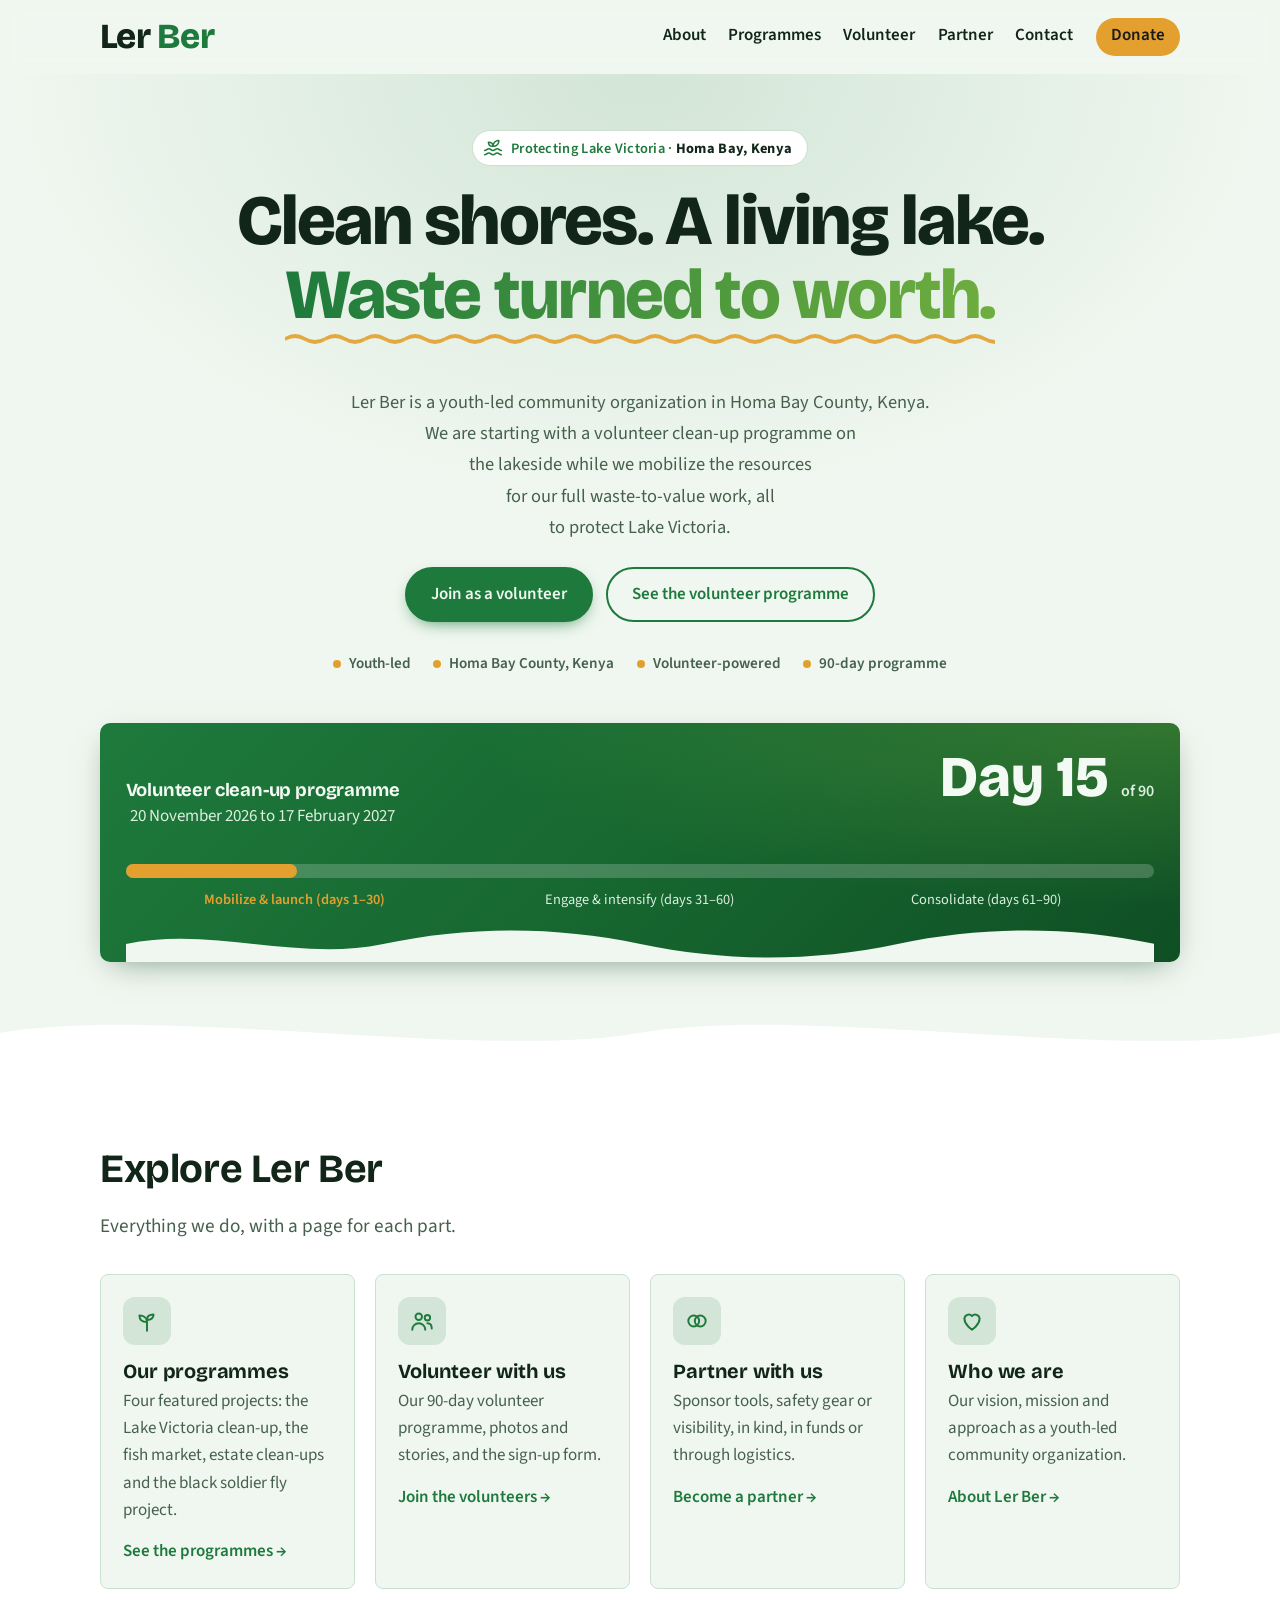
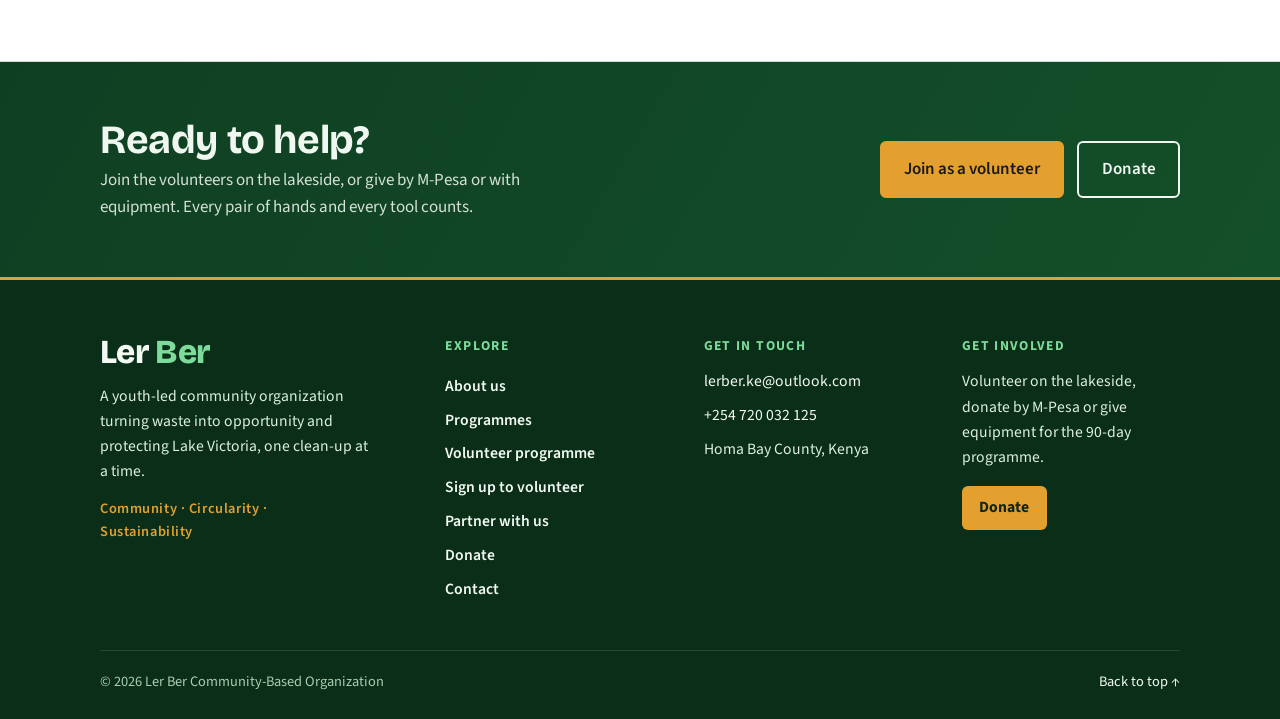
<file: index.html>
<!DOCTYPE html>
<html lang="en">
<head>
<meta charset="utf-8">
<meta name="viewport" content="width=device-width, initial-scale=1, viewport-fit=cover">
<title>Ler Ber – Clean shores, a living lake, waste turned to worth</title>
<meta name="description" content="Ler Ber is a youth-led community organization in Homa Bay, Kenya. Join our 90-day volunteer clean-up programme to protect Lake Victoria.">
<meta name="theme-color" content="#1E7A3C">
<link rel="icon" href="favicon.svg" type="image/svg+xml">
<link rel="apple-touch-icon" href="apple-touch-icon.png">
<link rel="canonical" href="https://ler-ber-site.netlify.app/">
<meta property="og:type" content="website">
<meta property="og:site_name" content="Ler Ber CBO">
<meta property="og:title" content="Ler Ber – Clean shores, a living lake, waste turned to worth">
<meta property="og:description" content="Ler Ber is a youth-led community organization in Homa Bay, Kenya. Join our 90-day volunteer clean-up programme to protect Lake Victoria.">
<meta property="og:url" content="https://ler-ber-site.netlify.app/">
<meta property="og:image" content="https://ler-ber-site.netlify.app/og-image.png">
<meta property="og:image:alt" content="Ler Ber CBO: Clean shores. A living lake. Waste turned to worth.">
<meta name="twitter:card" content="summary_large_image">
<script>document.documentElement.className+=' js'</script>
<link rel="preconnect" href="https://fonts.googleapis.com">
<link rel="preconnect" href="https://fonts.gstatic.com" crossorigin>
<link href="https://fonts.googleapis.com/css2?family=Bricolage+Grotesque:wght@500;700;800&family=Source+Sans+3:wght@400;600&display=swap" rel="stylesheet">
<link rel="stylesheet" href="style.css">
<script type="application/ld+json">
{
  "@context": "https://schema.org",
  "@type": "NGO",
  "name": "Ler Ber Community-Based Organization",
  "alternateName": "Ler Ber CBO",
  "url": "https://ler-ber-site.netlify.app/",
  "logo": "https://ler-ber-site.netlify.app/apple-touch-icon.png",
  "email": "lerber.ke@outlook.com",
  "telephone": "+254720032125",
  "description": "A youth-led community organization in Homa Bay County, Kenya, protecting Lake Victoria through clean-ups, waste recovery and green jobs.",
  "address": {
    "@type": "PostalAddress",
    "addressLocality": "Homa Bay",
    "addressRegion": "Homa Bay County",
    "addressCountry": "KE"
  },
  "areaServed": "Homa Bay County, Kenya"
}
</script>
</head>
<body>
<a class="skip" href="#top">Skip to content</a>

<header>
  <div class="wrap">
    <a class="brand" href="index.html">Ler <span>Ber</span></a>
    <button class="nav-toggle" type="button" aria-expanded="false" aria-controls="nav" aria-label="Open menu"><svg viewBox="0 0 24 24" aria-hidden="true"><path d="M4 7h16M4 12h16M4 17h16"/></svg></button>
    <nav id="nav" aria-label="Main">
      <a href="about.html">About</a>
      <a href="programmes.html">Programmes</a>
      <a href="volunteer.html">Volunteer</a>
      <a href="partner.html">Partner</a>
      <a href="contact.html">Contact</a>
      <a class="nav-donate" href="donate.html">Donate</a>
    </nav>
  </div>
</header>

<main id="top">
<section class="hero">
  <div class="wrap">
    <p class="eyebrow"><svg viewBox="0 0 24 24" aria-hidden="true"><path d="M2 15c2.5 0 2.5-2 5-2s2.5 2 5 2 2.5-2 5-2 2.5 2 5 2"/><path d="M2 20c2.5 0 2.5-2 5-2s2.5 2 5 2 2.5-2 5-2 2.5 2 5 2"/><path d="M12 10C12 6 14.5 3 19 3c0 4.5-3 7-7 7zM12 10c0-3-2-5-5.5-5 0 3.5 2.5 5 5.5 5"/></svg><span class="eb">Protecting Lake Victoria · <span class="places" id="places" aria-hidden="true"><span class="p on">Homa Bay, Kenya</span><span class="p">Sofia</span><span class="p">Makongeni</span><span class="p">Shauri Yako</span><span class="p">Oginga Beach</span></span><span class="sr">Homa Bay, Kenya</span></span></p>
    <h1>Clean shores. A living lake. <span class="hl">Waste turned to worth.</span></h1>
    <p class="lede funnel">
      <span class="ln">Ler Ber is a youth-led community organization in Homa Bay County, Kenya.</span>
      <span class="ln">We are starting with a volunteer clean-up programme on</span>
      <span class="ln">the lakeside while we mobilize the resources</span>
      <span class="ln">for our full waste-to-value work, all</span>
      <span class="ln">to protect Lake Victoria.</span>
    </p>
    <div class="btns">
      <a class="btn primary" href="volunteer.html#volunteer">Join as a volunteer</a>
      <a class="btn ghost" href="volunteer.html#campaign">See the volunteer programme</a>
    </div>
    <ul class="facts" aria-label="At a glance">
      <li>Youth-led</li><li>Homa Bay County, Kenya</li><li>Volunteer-powered</li><li>90-day programme</li>
    </ul>

    <div class="tracker" role="group" aria-labelledby="trk">
      <div class="tr-top">
        <div>
          <h2 id="trk">Volunteer clean-up programme</h2>
          <p class="meta">20 November 2026 to 17 February 2027</p>
        </div>
        <div class="day" aria-live="polite"><span id="dnum">–</span> <small id="dlbl">of 90 days</small></div>
      </div>
      <div class="bar" role="progressbar" aria-valuemin="0" aria-valuemax="90" aria-valuenow="0" id="pbar" aria-label="Programme progress"><div class="fill" id="pfill"></div></div>
      <div class="phases" id="phs">
        <span>Mobilize &amp; launch (days 1–30)</span>
        <span>Engage &amp; intensify (days 31–60)</span>
        <span>Consolidate (days 61–90)</span>
      </div>
      <svg class="wave" viewBox="0 0 1200 36" preserveAspectRatio="none" aria-hidden="true"><path d="M0 18 C100 0 200 36 300 18 S500 0 600 18 S800 36 900 18 S1100 0 1200 18 V36 H0Z"/></svg>
    </div>
  </div>
  <div class="hero-wave" aria-hidden="true">
    <svg viewBox="0 0 2400 120" preserveAspectRatio="none"><path d="M0 60 C150 20 450 100 600 60 C750 20 1050 100 1200 60 C1350 20 1650 100 1800 60 C1950 20 2250 100 2400 60 V120 H0Z"/></svg>
    <svg viewBox="0 0 2400 120" preserveAspectRatio="none"><path d="M0 60 C150 20 450 100 600 60 C750 20 1050 100 1200 60 C1350 20 1650 100 1800 60 C1950 20 2250 100 2400 60 V120 H0Z"/></svg>
  </div>
</section>

<section id="explore" class="alt">
  <div class="wrap">
    <h2>Explore Ler Ber</h2>
    <p class="lede">Everything we do, with a page for each part.</p>
    <div class="grid tease">
      <a class="card tcard" href="programmes.html"><span class="ico" aria-hidden="true"><svg viewBox="0 0 24 24"><path d="M12 21v-8"/><path d="M12 13c0-4-3-6-7-6 0 4 3 6 7 6z"/><path d="M12 11c0-3 2-5 6-5 0 3-2 5-6 5z"/></svg></span><h3>Our programmes</h3><p>Four featured projects: the Lake Victoria clean-up, the fish market, estate clean-ups and the black soldier fly project.</p><span class="more">See the programmes &rarr;</span></a>
      <a class="card tcard" href="volunteer.html"><span class="ico" aria-hidden="true"><svg viewBox="0 0 24 24"><circle cx="9" cy="8" r="3"/><path d="M3 20c0-3.3 2.7-6 6-6s6 2.7 6 6"/><circle cx="17" cy="9" r="2.5"/><path d="M17 14c2.5 0 4 2 4 5"/></svg></span><h3>Volunteer with us</h3><p>Our 90-day volunteer programme, photos and stories, and the sign-up form.</p><span class="more">Join the volunteers &rarr;</span></a>
      <a class="card tcard" href="partner.html"><span class="ico" aria-hidden="true"><svg viewBox="0 0 24 24"><circle cx="9" cy="12" r="5"/><circle cx="15" cy="12" r="5"/></svg></span><h3>Partner with us</h3><p>Sponsor tools, safety gear or visibility, in kind, in funds or through logistics.</p><span class="more">Become a partner &rarr;</span></a>
      <a class="card tcard" href="about.html"><span class="ico" aria-hidden="true"><svg viewBox="0 0 24 24"><path d="M12 20s-7-4.5-7-10a4 4 0 0 1 7-2.5A4 4 0 0 1 19 10c0 5.5-7 10-7 10z"/></svg></span><h3>Who we are</h3><p>Our vision, mission and approach as a youth-led community organization.</p><span class="more">About Ler Ber &rarr;</span></a>
    </div>
  </div>
</section>
<section class="cta-band" aria-labelledby="ctaT">
  <div class="wrap cta-in">
    <div>
      <h2 id="ctaT">Ready to help?</h2>
      <p>Join the volunteers on the lakeside, or give by M-Pesa or with equipment. Every pair of hands and every tool counts.</p>
    </div>
    <div class="btns">
      <a class="btn primary" href="volunteer.html#volunteer">Join as a volunteer</a>
      <a class="btn ghost" href="donate.html">Donate</a>
    </div>
  </div>
</section>
</main>

<footer class="site-foot">
  <div class="wrap foot-grid">
    <div class="foot-about">
      <a class="brand" href="index.html">Ler <span>Ber</span></a>
      <p>A youth-led community organization turning waste into opportunity and protecting Lake Victoria, one clean-up at a time.</p>
      <p class="motto">Community · Circularity · Sustainability</p>
    </div>
    <nav class="foot-col" aria-label="Footer">
      <h2>Explore</h2>
      <ul>
        <li><a href="about.html">About us</a></li>
        <li><a href="programmes.html">Programmes</a></li>
        <li><a href="volunteer.html#campaign">Volunteer programme</a></li>
        <li><a href="volunteer.html#volunteer">Sign up to volunteer</a></li>
        <li><a href="partner.html">Partner with us</a></li>
        <li><a href="donate.html">Donate</a></li>
        <li><a href="contact.html">Contact</a></li>
      </ul>
    </nav>
    <div class="foot-col">
      <h2>Get in touch</h2>
      <ul>
        <li><a href="mailto:lerber.ke@outlook.com">lerber.ke@outlook.com</a></li>
        <li><a href="tel:+254720032125">+254 720 032 125</a></li>
        <li>Homa Bay County, Kenya</li>
      </ul>
    </div>
    <div class="foot-col">
      <h2>Get involved</h2>
      <p>Volunteer on the lakeside, donate by M-Pesa or give equipment for the 90-day programme.</p>
      <a class="foot-cta" href="donate.html">Donate</a>
    </div>
  </div>
  <div class="wrap foot-bottom">
    <p>© <span id="yr">2026</span> Ler Ber Community-Based Organization</p>
    <a href="#top">Back to top ↑</a>
  </div>
</footer>

<script src="script.js" defer></script>
</body>
</html>
</file>
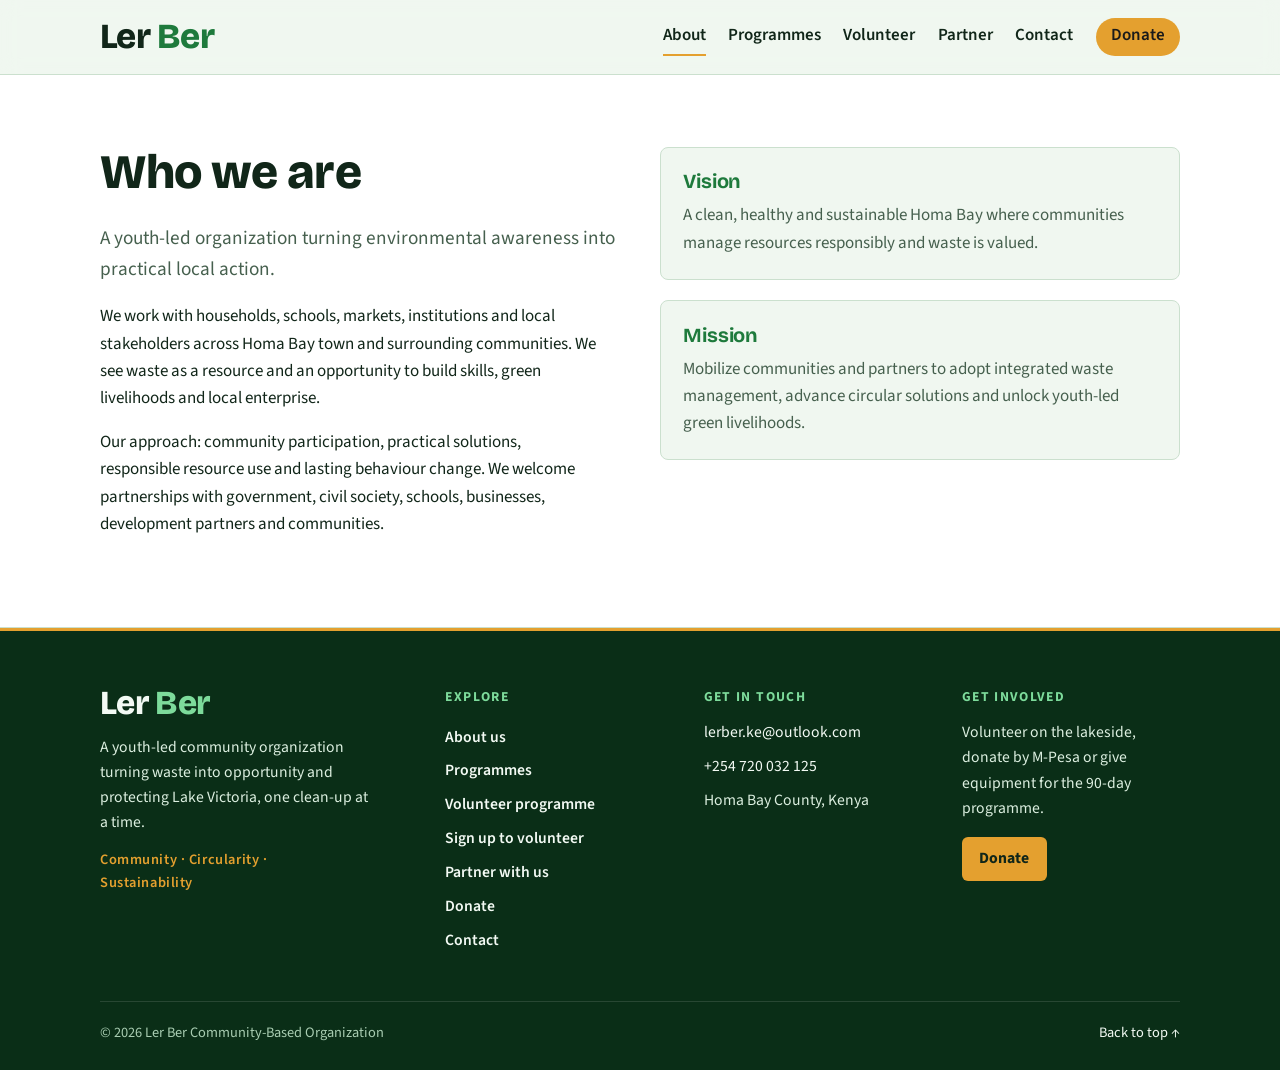
<file: about.html>
<!DOCTYPE html>
<html lang="en">
<head>
<meta charset="utf-8">
<meta name="viewport" content="width=device-width, initial-scale=1, viewport-fit=cover">
<title>About – Ler Ber CBO</title>
<meta name="description" content="Who Ler Ber is: a youth-led community organization in Homa Bay County, Kenya, with its vision, mission and approach.">
<meta name="theme-color" content="#1E7A3C">
<link rel="icon" href="favicon.svg" type="image/svg+xml">
<link rel="apple-touch-icon" href="apple-touch-icon.png">
<link rel="canonical" href="https://ler-ber-site.netlify.app/about.html">
<meta property="og:type" content="website">
<meta property="og:site_name" content="Ler Ber CBO">
<meta property="og:title" content="About – Ler Ber CBO">
<meta property="og:description" content="Who Ler Ber is: a youth-led community organization in Homa Bay County, Kenya, with its vision, mission and approach.">
<meta property="og:url" content="https://ler-ber-site.netlify.app/about.html">
<meta property="og:image" content="https://ler-ber-site.netlify.app/og-image.png">
<meta property="og:image:alt" content="Ler Ber CBO: Clean shores. A living lake. Waste turned to worth.">
<meta name="twitter:card" content="summary_large_image">
<script>document.documentElement.className+=' js'</script>
<link rel="preconnect" href="https://fonts.googleapis.com">
<link rel="preconnect" href="https://fonts.gstatic.com" crossorigin>
<link href="https://fonts.googleapis.com/css2?family=Bricolage+Grotesque:wght@500;700;800&family=Source+Sans+3:wght@400;600&display=swap" rel="stylesheet">
<link rel="stylesheet" href="style.css">
</head>
<body>
<a class="skip" href="#top">Skip to content</a>

<header>
  <div class="wrap">
    <a class="brand" href="index.html">Ler <span>Ber</span></a>
    <button class="nav-toggle" type="button" aria-expanded="false" aria-controls="nav" aria-label="Open menu"><svg viewBox="0 0 24 24" aria-hidden="true"><path d="M4 7h16M4 12h16M4 17h16"/></svg></button>
    <nav id="nav" aria-label="Main">
      <a href="about.html" aria-current="page">About</a>
      <a href="programmes.html">Programmes</a>
      <a href="volunteer.html">Volunteer</a>
      <a href="partner.html">Partner</a>
      <a href="contact.html">Contact</a>
      <a class="nav-donate" href="donate.html">Donate</a>
    </nav>
  </div>
</header>

<main id="top">
<section id="about" class="alt">
  <div class="wrap split">
    <div>
      <h1 class="page-h">Who we are</h1>
      <p class="lede">A youth-led organization turning environmental awareness into practical local action.</p>
      <p>We work with households, schools, markets, institutions and local stakeholders across Homa Bay town and surrounding communities. We see waste as a resource and an opportunity to build skills, green livelihoods and local enterprise.</p>
      <p>Our approach: community participation, practical solutions, responsible resource use and lasting behaviour change. We welcome partnerships with government, civil society, schools, businesses, development partners and communities.</p>
    </div>
    <div class="vm">
      <div class="card" style="margin-bottom:1.25rem"><h3>Vision</h3><p>A clean, healthy and sustainable Homa Bay where communities manage resources responsibly and waste is valued.</p></div>
      <div class="card"><h3>Mission</h3><p>Mobilize communities and partners to adopt integrated waste management, advance circular solutions and unlock youth-led green livelihoods.</p></div>
    </div>
  </div>
</section>
</main>

<footer class="site-foot">
  <div class="wrap foot-grid">
    <div class="foot-about">
      <a class="brand" href="index.html">Ler <span>Ber</span></a>
      <p>A youth-led community organization turning waste into opportunity and protecting Lake Victoria, one clean-up at a time.</p>
      <p class="motto">Community · Circularity · Sustainability</p>
    </div>
    <nav class="foot-col" aria-label="Footer">
      <h2>Explore</h2>
      <ul>
        <li><a href="about.html">About us</a></li>
        <li><a href="programmes.html">Programmes</a></li>
        <li><a href="volunteer.html#campaign">Volunteer programme</a></li>
        <li><a href="volunteer.html#volunteer">Sign up to volunteer</a></li>
        <li><a href="partner.html">Partner with us</a></li>
        <li><a href="donate.html">Donate</a></li>
        <li><a href="contact.html">Contact</a></li>
      </ul>
    </nav>
    <div class="foot-col">
      <h2>Get in touch</h2>
      <ul>
        <li><a href="mailto:lerber.ke@outlook.com">lerber.ke@outlook.com</a></li>
        <li><a href="tel:+254720032125">+254 720 032 125</a></li>
        <li>Homa Bay County, Kenya</li>
      </ul>
    </div>
    <div class="foot-col">
      <h2>Get involved</h2>
      <p>Volunteer on the lakeside, donate by M-Pesa or give equipment for the 90-day programme.</p>
      <a class="foot-cta" href="donate.html">Donate</a>
    </div>
  </div>
  <div class="wrap foot-bottom">
    <p>© <span id="yr">2026</span> Ler Ber Community-Based Organization</p>
    <a href="#top">Back to top ↑</a>
  </div>
</footer>

<script src="script.js" defer></script>
</body>
</html>
</file>
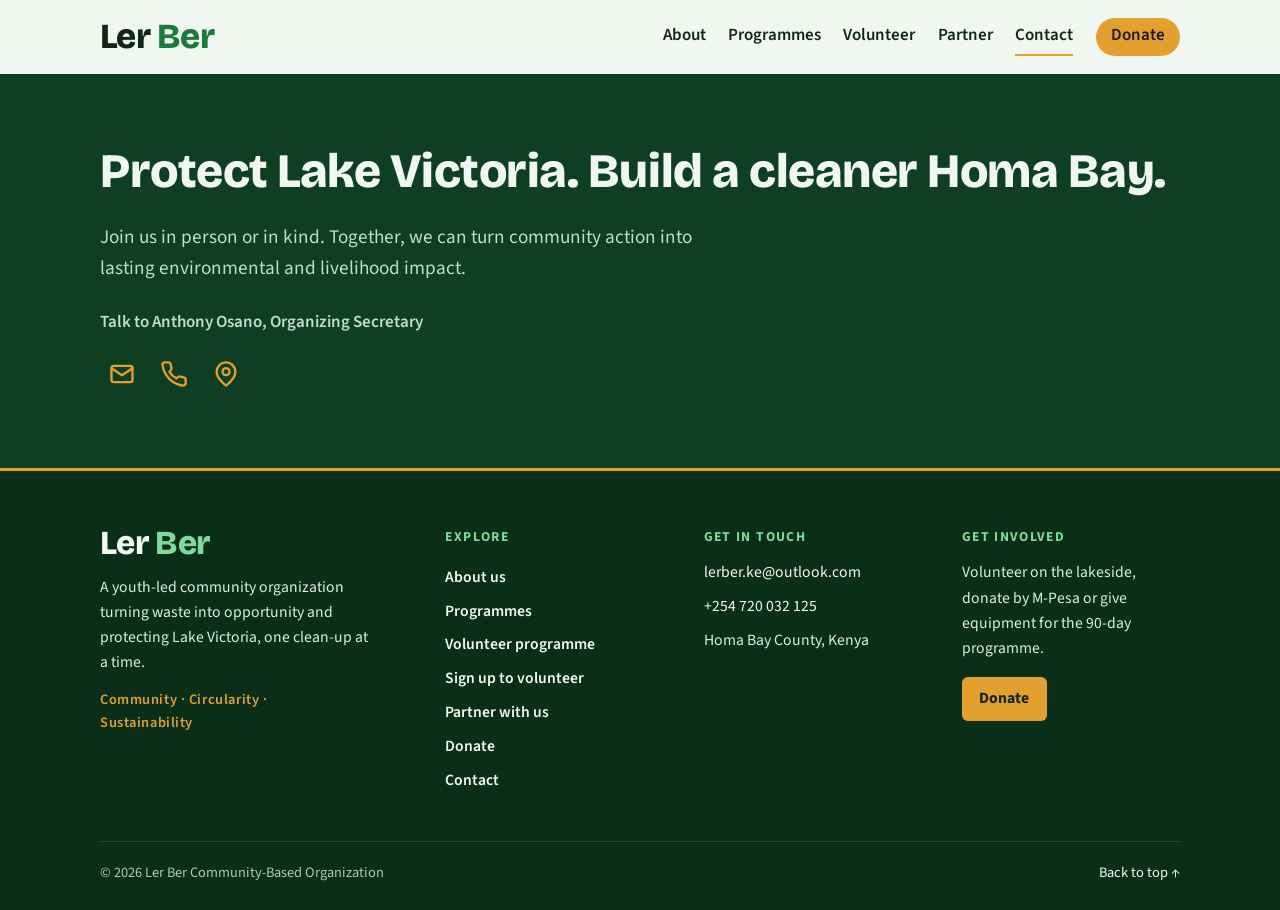
<file: contact.html>
<!DOCTYPE html>
<html lang="en">
<head>
<meta charset="utf-8">
<meta name="viewport" content="width=device-width, initial-scale=1, viewport-fit=cover">
<title>Contact – Ler Ber CBO</title>
<meta name="description" content="Contact Ler Ber CBO by email, phone or location in Homa Bay County, Kenya.">
<meta name="theme-color" content="#1E7A3C">
<link rel="icon" href="favicon.svg" type="image/svg+xml">
<link rel="apple-touch-icon" href="apple-touch-icon.png">
<link rel="canonical" href="https://ler-ber-site.netlify.app/contact.html">
<meta property="og:type" content="website">
<meta property="og:site_name" content="Ler Ber CBO">
<meta property="og:title" content="Contact – Ler Ber CBO">
<meta property="og:description" content="Contact Ler Ber CBO by email, phone or location in Homa Bay County, Kenya.">
<meta property="og:url" content="https://ler-ber-site.netlify.app/contact.html">
<meta property="og:image" content="https://ler-ber-site.netlify.app/og-image.png">
<meta property="og:image:alt" content="Ler Ber CBO: Clean shores. A living lake. Waste turned to worth.">
<meta name="twitter:card" content="summary_large_image">
<script>document.documentElement.className+=' js'</script>
<link rel="preconnect" href="https://fonts.googleapis.com">
<link rel="preconnect" href="https://fonts.gstatic.com" crossorigin>
<link href="https://fonts.googleapis.com/css2?family=Bricolage+Grotesque:wght@500;700;800&family=Source+Sans+3:wght@400;600&display=swap" rel="stylesheet">
<link rel="stylesheet" href="style.css">
</head>
<body>
<a class="skip" href="#top">Skip to content</a>

<header>
  <div class="wrap">
    <a class="brand" href="index.html">Ler <span>Ber</span></a>
    <button class="nav-toggle" type="button" aria-expanded="false" aria-controls="nav" aria-label="Open menu"><svg viewBox="0 0 24 24" aria-hidden="true"><path d="M4 7h16M4 12h16M4 17h16"/></svg></button>
    <nav id="nav" aria-label="Main">
      <a href="about.html">About</a>
      <a href="programmes.html">Programmes</a>
      <a href="volunteer.html">Volunteer</a>
      <a href="partner.html">Partner</a>
      <a href="contact.html" aria-current="page">Contact</a>
      <a class="nav-donate" href="donate.html">Donate</a>
    </nav>
  </div>
</header>

<main id="top">
<section id="contact" class="contact">
  <div class="wrap">
    <h1 class="page-h">Protect Lake Victoria. Build a cleaner Homa Bay.</h1>
    <p class="lede">Join us in person or in kind. Together, we can turn community action into lasting environmental and livelihood impact.</p>
    <p class="who">Talk to Anthony Osano, Organizing Secretary</p>
    <ul class="reach">
      <li>
        <a href="mailto:lerber.ke@outlook.com?subject=Partnership%20with%20Ler%20Ber%20CBO" aria-label="Send an email to Ler Ber CBO" title="Email">
          <svg viewBox="0 0 24 24" aria-hidden="true"><rect x="3" y="5" width="18" height="14" rx="2"/><path d="m3 7 9 6 9-6"/></svg>
          <span>Email</span>
        </a>
      </li>
      <li>
        <a href="tel:+254720032125" aria-label="Call Ler Ber CBO" title="Call">
          <svg viewBox="0 0 24 24" aria-hidden="true"><path d="M22 16.9v3a2 2 0 0 1-2.2 2 19.8 19.8 0 0 1-8.6-3.1 19.5 19.5 0 0 1-6-6A19.8 19.8 0 0 1 2.1 4.2 2 2 0 0 1 4.1 2h3a2 2 0 0 1 2 1.7c.1 1 .4 1.9.7 2.8a2 2 0 0 1-.5 2.1L8.1 9.9a16 16 0 0 0 6 6l1.3-1.3a2 2 0 0 1 2.1-.4c.9.3 1.8.6 2.8.7a2 2 0 0 1 1.7 2z"/></svg>
          <span>Call</span>
        </a>
      </li>
      <li>
        <a href="https://www.google.com/maps/search/?api=1&amp;query=Homa+Bay+County+Kenya" target="_blank" rel="noopener" aria-label="Open Homa Bay County, Kenya in maps" title="Location">
          <svg viewBox="0 0 24 24" aria-hidden="true"><path d="M20 10c0 6-8 12-8 12S4 16 4 10a8 8 0 0 1 16 0z"/><circle cx="12" cy="10" r="3"/></svg>
          <span>Location</span>
        </a>
      </li>
    </ul>
  </div>
</section>
</main>

<footer class="site-foot">
  <div class="wrap foot-grid">
    <div class="foot-about">
      <a class="brand" href="index.html">Ler <span>Ber</span></a>
      <p>A youth-led community organization turning waste into opportunity and protecting Lake Victoria, one clean-up at a time.</p>
      <p class="motto">Community · Circularity · Sustainability</p>
    </div>
    <nav class="foot-col" aria-label="Footer">
      <h2>Explore</h2>
      <ul>
        <li><a href="about.html">About us</a></li>
        <li><a href="programmes.html">Programmes</a></li>
        <li><a href="volunteer.html#campaign">Volunteer programme</a></li>
        <li><a href="volunteer.html#volunteer">Sign up to volunteer</a></li>
        <li><a href="partner.html">Partner with us</a></li>
        <li><a href="donate.html">Donate</a></li>
        <li><a href="contact.html">Contact</a></li>
      </ul>
    </nav>
    <div class="foot-col">
      <h2>Get in touch</h2>
      <ul>
        <li><a href="mailto:lerber.ke@outlook.com">lerber.ke@outlook.com</a></li>
        <li><a href="tel:+254720032125">+254 720 032 125</a></li>
        <li>Homa Bay County, Kenya</li>
      </ul>
    </div>
    <div class="foot-col">
      <h2>Get involved</h2>
      <p>Volunteer on the lakeside, donate by M-Pesa or give equipment for the 90-day programme.</p>
      <a class="foot-cta" href="donate.html">Donate</a>
    </div>
  </div>
  <div class="wrap foot-bottom">
    <p>© <span id="yr">2026</span> Ler Ber Community-Based Organization</p>
    <a href="#top">Back to top ↑</a>
  </div>
</footer>

<script src="script.js" defer></script>
</body>
</html>
</file>
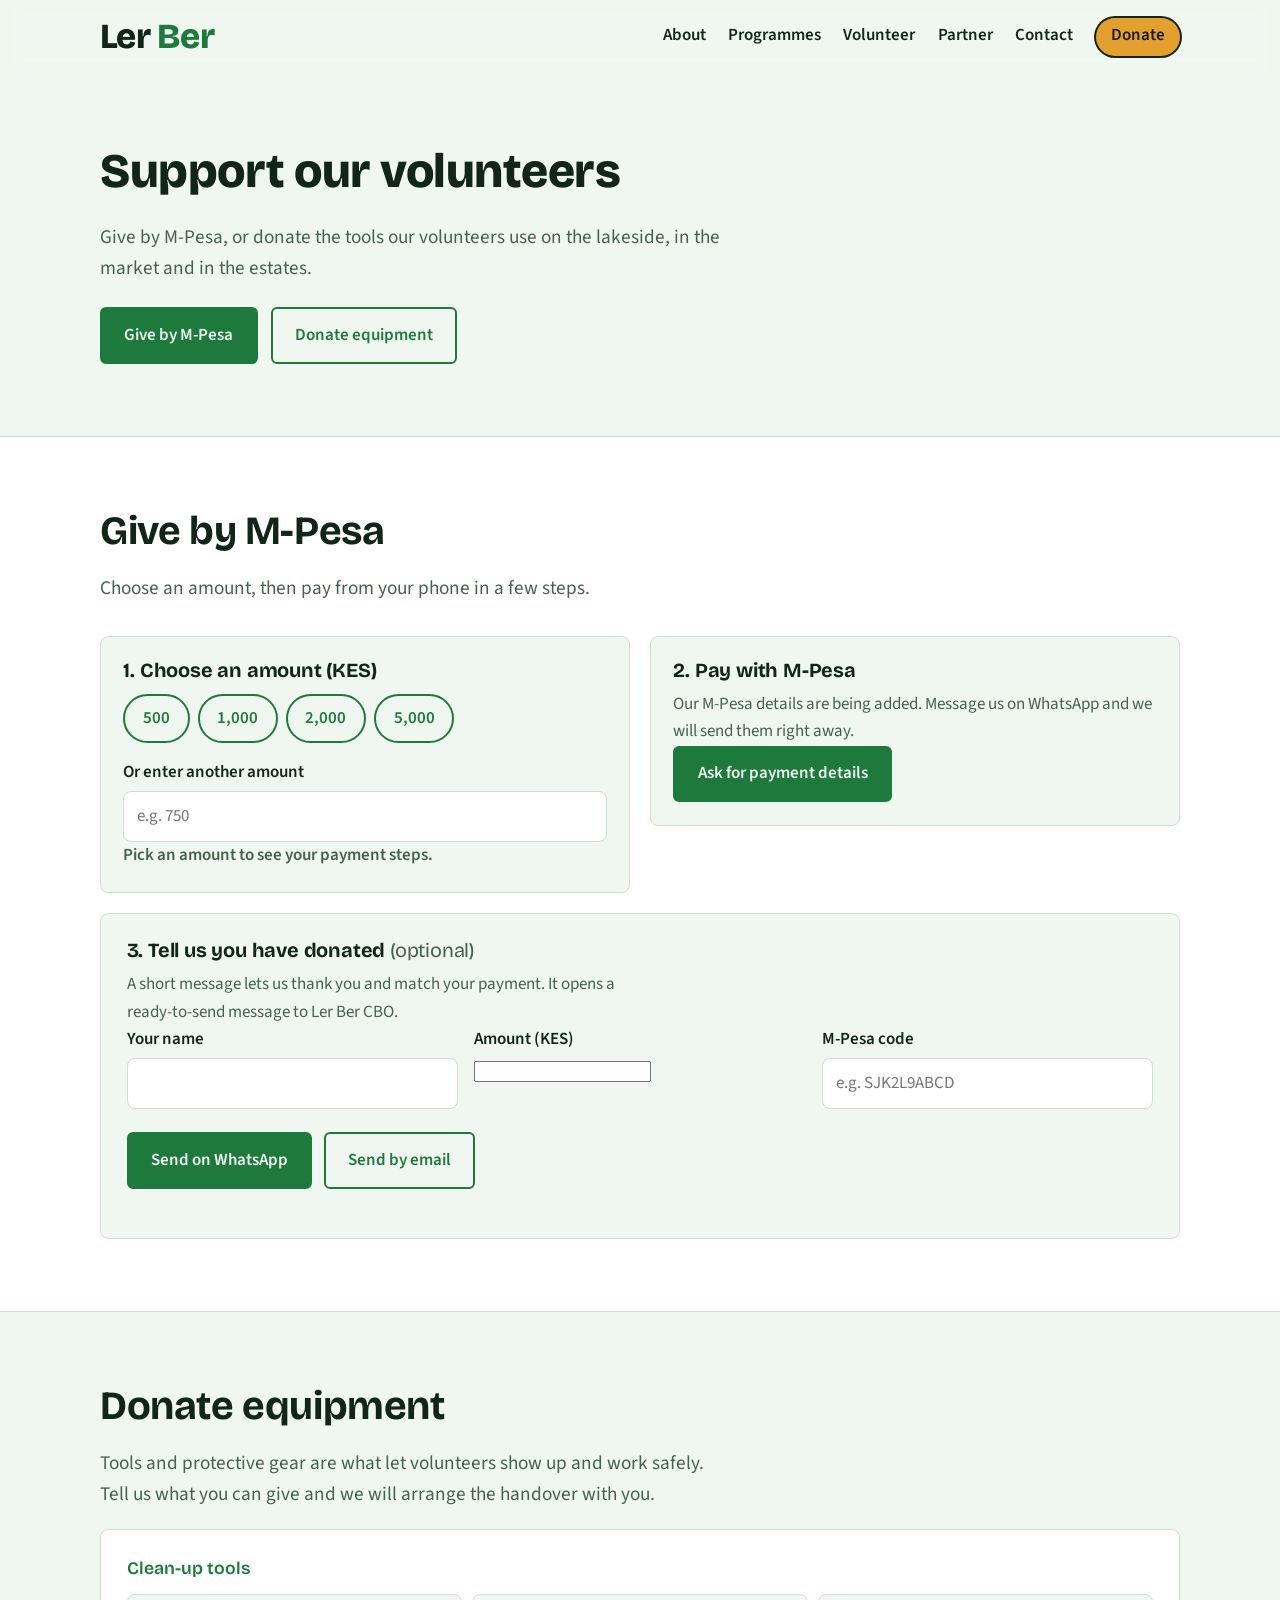
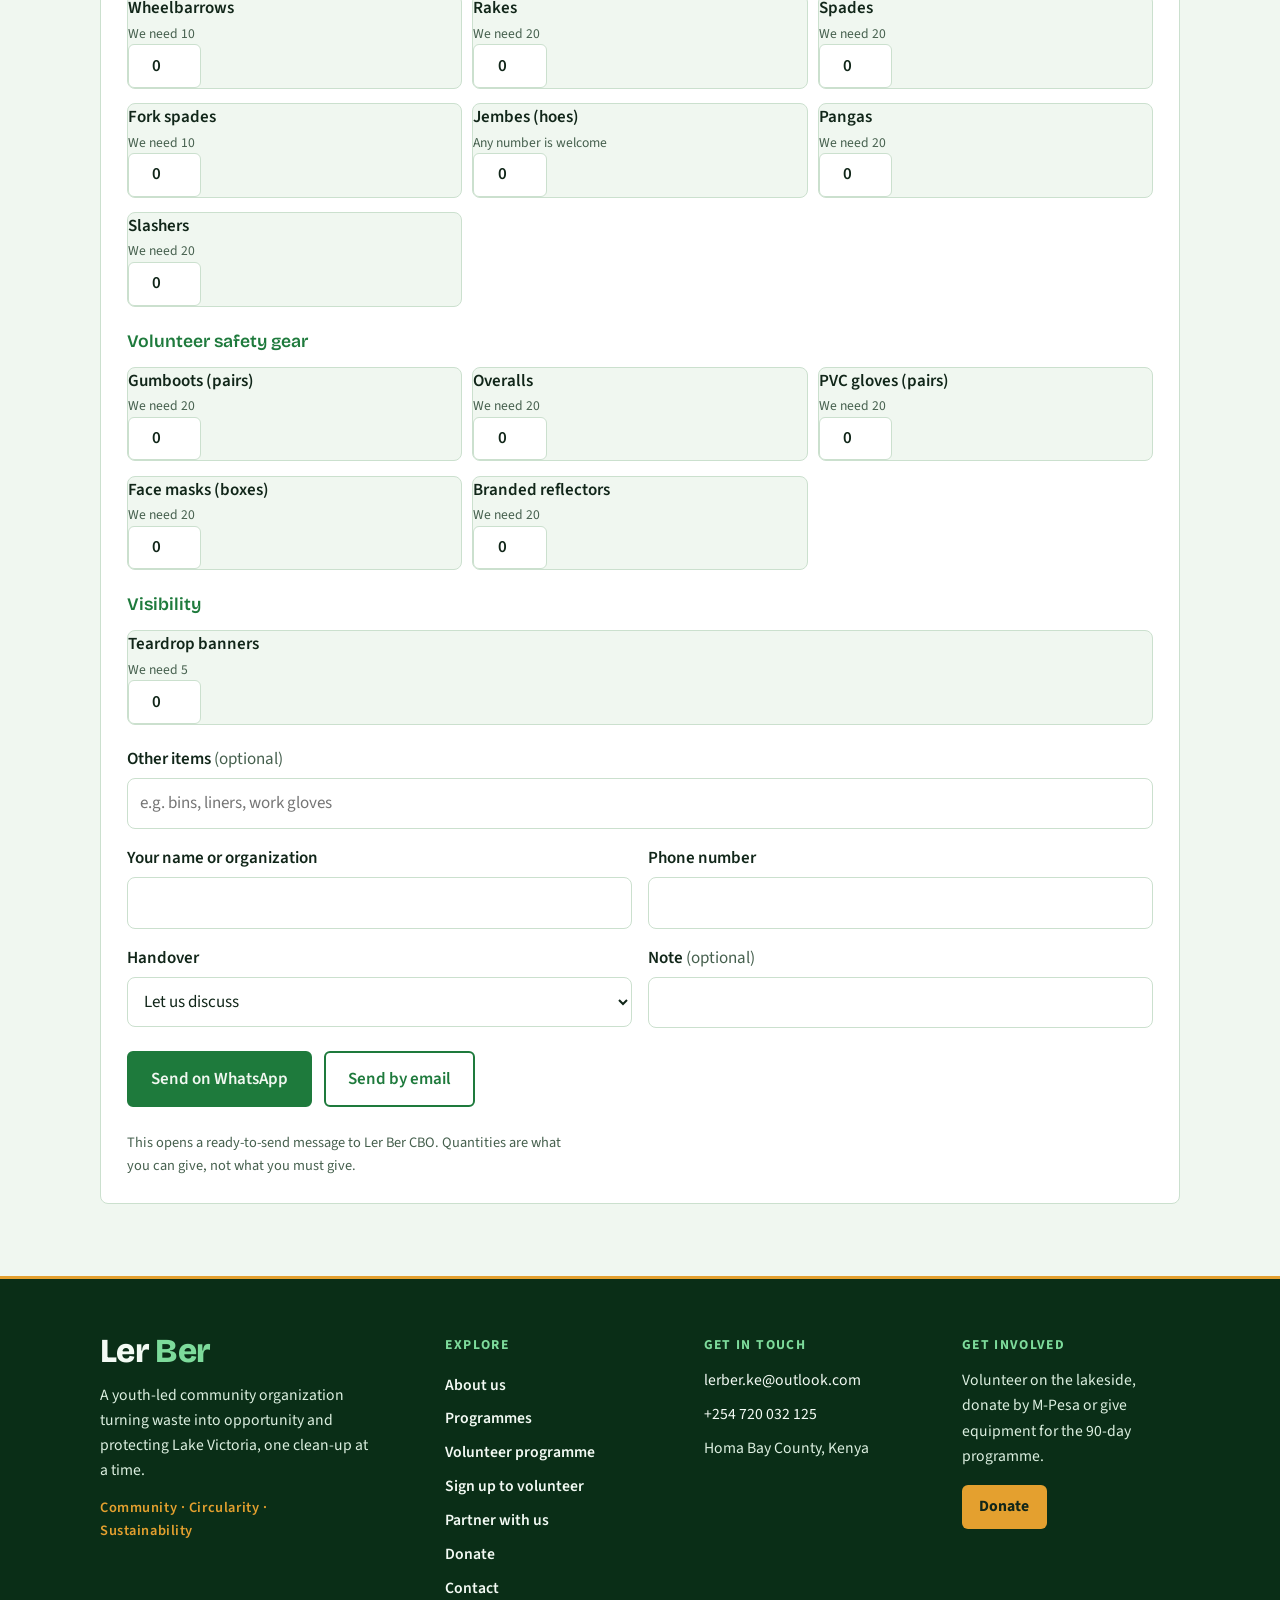
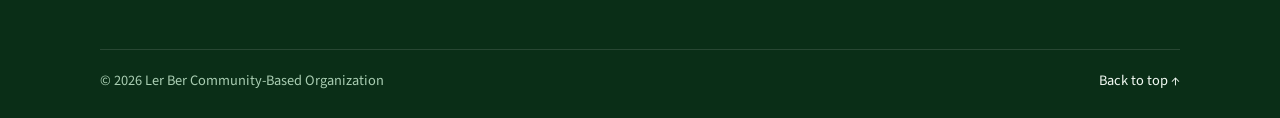
<file: donate.html>
<!DOCTYPE html>
<html lang="en">
<head>
<meta charset="utf-8">
<meta name="viewport" content="width=device-width, initial-scale=1, viewport-fit=cover">
<title>Donate – Ler Ber CBO</title>
<meta name="description" content="Support Ler Ber CBO by donating through M-Pesa or by giving tools and protective equipment such as wheelbarrows, jembes and pangas.">
<meta name="theme-color" content="#1E7A3C">
<link rel="icon" href="favicon.svg" type="image/svg+xml">
<link rel="apple-touch-icon" href="apple-touch-icon.png">
<link rel="canonical" href="https://ler-ber-site.netlify.app/donate.html">
<meta property="og:type" content="website">
<meta property="og:site_name" content="Ler Ber CBO">
<meta property="og:title" content="Donate – Ler Ber CBO">
<meta property="og:description" content="Support Ler Ber CBO by donating through M-Pesa or by giving tools and protective equipment such as wheelbarrows, jembes and pangas.">
<meta property="og:url" content="https://ler-ber-site.netlify.app/donate.html">
<meta property="og:image" content="https://ler-ber-site.netlify.app/og-image.png">
<meta property="og:image:alt" content="Ler Ber CBO: Clean shores. A living lake. Waste turned to worth.">
<meta name="twitter:card" content="summary_large_image">
<script>document.documentElement.className+=' js'</script>
<link rel="preconnect" href="https://fonts.googleapis.com">
<link rel="preconnect" href="https://fonts.gstatic.com" crossorigin>
<link href="https://fonts.googleapis.com/css2?family=Bricolage+Grotesque:wght@500;700;800&family=Source+Sans+3:wght@400;600&display=swap" rel="stylesheet">
<link rel="stylesheet" href="style.css">
</head>
<body>
<a class="skip" href="#top">Skip to content</a>

<header>
  <div class="wrap">
    <a class="brand" href="index.html">Ler <span>Ber</span></a>
    <button class="nav-toggle" type="button" aria-expanded="false" aria-controls="nav" aria-label="Open menu"><svg viewBox="0 0 24 24" aria-hidden="true"><path d="M4 7h16M4 12h16M4 17h16"/></svg></button>
    <nav id="nav" aria-label="Main">
      <a href="about.html">About</a>
      <a href="programmes.html">Programmes</a>
      <a href="volunteer.html">Volunteer</a>
      <a href="partner.html">Partner</a>
      <a href="contact.html">Contact</a>
      <a class="nav-donate" href="donate.html" aria-current="page">Donate</a>
    </nav>
  </div>
</header>

<main id="top">
<section>
  <div class="wrap">
    <h1 class="page-h">Support our volunteers</h1>
    <p class="lede">Give by M-Pesa, or donate the tools our volunteers use on the lakeside, in the market and in the estates.</p>
    <div class="btns">
      <a class="btn primary" href="#mpesa">Give by M-Pesa</a>
      <a class="btn ghost" href="#equipment">Donate equipment</a>
    </div>
  </div>
</section>

<section id="mpesa" class="alt">
  <div class="wrap">
    <h2>Give by M-Pesa</h2>
    <p class="lede">Choose an amount, then pay from your phone in a few steps.</p>
    <div class="don-grid">
      <div class="card">
        <h3>1. Choose an amount (KES)</h3>
        <div class="amounts" id="amounts" role="group" aria-label="Donation amount">
          <button type="button" class="amt" data-v="500" aria-pressed="false">500</button>
          <button type="button" class="amt" data-v="1000" aria-pressed="false">1,000</button>
          <button type="button" class="amt" data-v="2000" aria-pressed="false">2,000</button>
          <button type="button" class="amt" data-v="5000" aria-pressed="false">5,000</button>
        </div>
        <div class="field" style="margin-top:1rem">
          <label for="amtOther">Or enter another amount</label>
          <input id="amtOther" type="number" min="10" inputmode="numeric" placeholder="e.g. 750">
        </div>
        <p class="amt-show" id="amtShow" role="status" aria-live="polite">Pick an amount to see your payment steps.</p>
      </div>
      <div class="card" id="payCard">
        <h3>2. Pay with M-Pesa</h3>
        <div id="payBody"></div>
      </div>
    </div>

    <form class="card vol-form paid" id="paidForm" novalidate>
      <h3>3. Tell us you have donated <span class="opt">(optional)</span></h3>
      <p class="vol-note">A short message lets us thank you and match your payment. It opens a ready-to-send message to Ler Ber CBO.</p>
      <div class="row">
        <div class="field"><label for="pName">Your name</label><input id="pName" type="text" autocomplete="name"></div>
        <div class="field"><label for="pAmt">Amount (KES)</label><input id="pAmt" type="number" min="10" inputmode="numeric"></div>
        <div class="field"><label for="pCode">M-Pesa code</label><input id="pCode" type="text" placeholder="e.g. SJK2L9ABCD" autocapitalize="characters"></div>
      </div>
      <div class="vol-btns">
        <button class="btn primary" type="submit" value="whatsapp">Send on WhatsApp</button>
        <button class="btn ghost" type="submit" value="email">Send by email</button>
      </div>
      <p class="vol-status" id="paidStatus" role="status" aria-live="polite"></p>
    </form>
  </div>
</section>

<section id="equipment">
  <div class="wrap">
    <h2>Donate equipment</h2>
    <p class="lede">Tools and protective gear are what let volunteers show up and work safely. Tell us what you can give and we will arrange the handover with you.</p>
    <form class="card vol-form gear" id="gearForm" novalidate>
      <fieldset class="field items-group"><legend>Clean-up tools</legend><div class="items"><label class="item"><span class="i-name">Wheelbarrows<small>We need 10</small></span><input type="number" min="0" inputmode="numeric" value="0" data-label="Wheelbarrows"></label><label class="item"><span class="i-name">Rakes<small>We need 20</small></span><input type="number" min="0" inputmode="numeric" value="0" data-label="Rakes"></label><label class="item"><span class="i-name">Spades<small>We need 20</small></span><input type="number" min="0" inputmode="numeric" value="0" data-label="Spades"></label><label class="item"><span class="i-name">Fork spades<small>We need 10</small></span><input type="number" min="0" inputmode="numeric" value="0" data-label="Fork spades"></label><label class="item"><span class="i-name">Jembes (hoes)<small>Any number is welcome</small></span><input type="number" min="0" inputmode="numeric" value="0" data-label="Jembes (hoes)"></label><label class="item"><span class="i-name">Pangas<small>We need 20</small></span><input type="number" min="0" inputmode="numeric" value="0" data-label="Pangas"></label><label class="item"><span class="i-name">Slashers<small>We need 20</small></span><input type="number" min="0" inputmode="numeric" value="0" data-label="Slashers"></label></div></fieldset>
      <fieldset class="field items-group"><legend>Volunteer safety gear</legend><div class="items"><label class="item"><span class="i-name">Gumboots (pairs)<small>We need 20</small></span><input type="number" min="0" inputmode="numeric" value="0" data-label="Gumboots (pairs)"></label><label class="item"><span class="i-name">Overalls<small>We need 20</small></span><input type="number" min="0" inputmode="numeric" value="0" data-label="Overalls"></label><label class="item"><span class="i-name">PVC gloves (pairs)<small>We need 20</small></span><input type="number" min="0" inputmode="numeric" value="0" data-label="PVC gloves (pairs)"></label><label class="item"><span class="i-name">Face masks (boxes)<small>We need 20</small></span><input type="number" min="0" inputmode="numeric" value="0" data-label="Face masks (boxes)"></label><label class="item"><span class="i-name">Branded reflectors<small>We need 20</small></span><input type="number" min="0" inputmode="numeric" value="0" data-label="Branded reflectors"></label></div></fieldset>
      <fieldset class="field items-group"><legend>Visibility</legend><div class="items"><label class="item"><span class="i-name">Teardrop banners<small>We need 5</small></span><input type="number" min="0" inputmode="numeric" value="0" data-label="Teardrop banners"></label></div></fieldset>
      <div class="field">
        <label for="gOther">Other items <span class="opt">(optional)</span></label>
        <input id="gOther" type="text" placeholder="e.g. bins, liners, work gloves">
      </div>
      <div class="row">
        <div class="field"><label for="gName">Your name or organization</label><input id="gName" type="text" autocomplete="name" required></div>
        <div class="field"><label for="gPhone">Phone number</label><input id="gPhone" type="tel" autocomplete="tel" inputmode="tel" required></div>
      </div>
      <div class="row">
        <div class="field">
          <label for="gHand">Handover</label>
          <select id="gHand">
            <option>Let us discuss</option>
            <option>I can deliver to Homa Bay</option>
            <option>Please collect from me</option>
          </select>
        </div>
        <div class="field"><label for="gMsg">Note <span class="opt">(optional)</span></label><input id="gMsg" type="text"></div>
      </div>
      <div class="vol-btns">
        <button class="btn primary" type="submit" value="whatsapp">Send on WhatsApp</button>
        <button class="btn ghost" type="submit" value="email">Send by email</button>
      </div>
      <p class="vol-status" id="gearStatus" role="status" aria-live="polite"></p>
      <p class="vol-fine">This opens a ready-to-send message to Ler Ber CBO. Quantities are what you can give, not what you must give.</p>
    </form>
  </div>
</section>
</main>

<footer class="site-foot">
  <div class="wrap foot-grid">
    <div class="foot-about">
      <a class="brand" href="index.html">Ler <span>Ber</span></a>
      <p>A youth-led community organization turning waste into opportunity and protecting Lake Victoria, one clean-up at a time.</p>
      <p class="motto">Community · Circularity · Sustainability</p>
    </div>
    <nav class="foot-col" aria-label="Footer">
      <h2>Explore</h2>
      <ul>
        <li><a href="about.html">About us</a></li>
        <li><a href="programmes.html">Programmes</a></li>
        <li><a href="volunteer.html#campaign">Volunteer programme</a></li>
        <li><a href="volunteer.html#volunteer">Sign up to volunteer</a></li>
        <li><a href="partner.html">Partner with us</a></li>
        <li><a href="donate.html">Donate</a></li>
        <li><a href="contact.html">Contact</a></li>
      </ul>
    </nav>
    <div class="foot-col">
      <h2>Get in touch</h2>
      <ul>
        <li><a href="mailto:lerber.ke@outlook.com">lerber.ke@outlook.com</a></li>
        <li><a href="tel:+254720032125">+254 720 032 125</a></li>
        <li>Homa Bay County, Kenya</li>
      </ul>
    </div>
    <div class="foot-col">
      <h2>Get involved</h2>
      <p>Volunteer on the lakeside, donate by M-Pesa or give equipment for the 90-day programme.</p>
      <a class="foot-cta" href="donate.html">Donate</a>
    </div>
  </div>
  <div class="wrap foot-bottom">
    <p>© <span id="yr">2026</span> Ler Ber Community-Based Organization</p>
    <a href="#top">Back to top ↑</a>
  </div>
</footer>

<script src="script.js" defer></script>
</body>
</html>
</file>
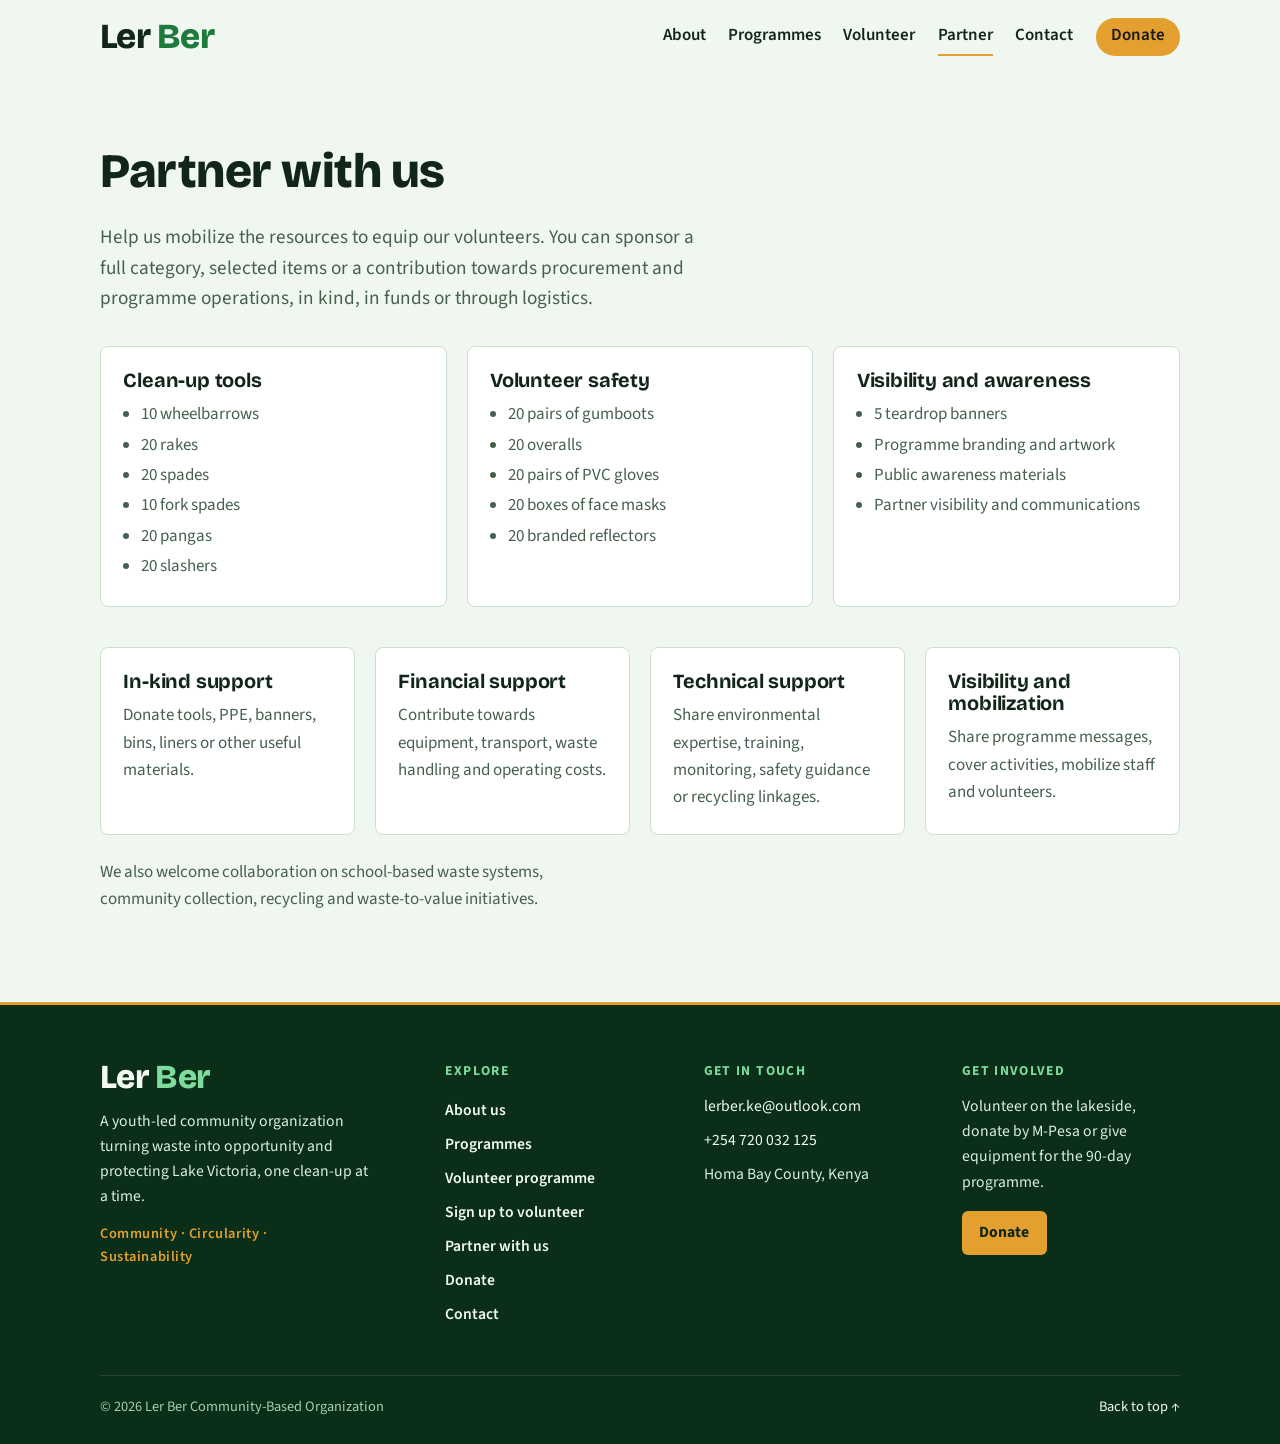
<file: partner.html>
<!DOCTYPE html>
<html lang="en">
<head>
<meta charset="utf-8">
<meta name="viewport" content="width=device-width, initial-scale=1, viewport-fit=cover">
<title>Partner with us – Ler Ber CBO</title>
<meta name="description" content="Support Ler Ber with tools, safety gear, visibility, funds or expertise for the Homa Bay volunteer clean-up programme.">
<meta name="theme-color" content="#1E7A3C">
<link rel="icon" href="favicon.svg" type="image/svg+xml">
<link rel="apple-touch-icon" href="apple-touch-icon.png">
<link rel="canonical" href="https://ler-ber-site.netlify.app/partner.html">
<meta property="og:type" content="website">
<meta property="og:site_name" content="Ler Ber CBO">
<meta property="og:title" content="Partner with us – Ler Ber CBO">
<meta property="og:description" content="Support Ler Ber with tools, safety gear, visibility, funds or expertise for the Homa Bay volunteer clean-up programme.">
<meta property="og:url" content="https://ler-ber-site.netlify.app/partner.html">
<meta property="og:image" content="https://ler-ber-site.netlify.app/og-image.png">
<meta property="og:image:alt" content="Ler Ber CBO: Clean shores. A living lake. Waste turned to worth.">
<meta name="twitter:card" content="summary_large_image">
<script>document.documentElement.className+=' js'</script>
<link rel="preconnect" href="https://fonts.googleapis.com">
<link rel="preconnect" href="https://fonts.gstatic.com" crossorigin>
<link href="https://fonts.googleapis.com/css2?family=Bricolage+Grotesque:wght@500;700;800&family=Source+Sans+3:wght@400;600&display=swap" rel="stylesheet">
<link rel="stylesheet" href="style.css">
</head>
<body>
<a class="skip" href="#top">Skip to content</a>

<header>
  <div class="wrap">
    <a class="brand" href="index.html">Ler <span>Ber</span></a>
    <button class="nav-toggle" type="button" aria-expanded="false" aria-controls="nav" aria-label="Open menu"><svg viewBox="0 0 24 24" aria-hidden="true"><path d="M4 7h16M4 12h16M4 17h16"/></svg></button>
    <nav id="nav" aria-label="Main">
      <a href="about.html">About</a>
      <a href="programmes.html">Programmes</a>
      <a href="volunteer.html">Volunteer</a>
      <a href="partner.html" aria-current="page">Partner</a>
      <a href="contact.html">Contact</a>
      <a class="nav-donate" href="donate.html">Donate</a>
    </nav>
  </div>
</header>

<main id="top">
<section id="partner">
  <div class="wrap">
    <h1 class="page-h">Partner with us</h1>
    <p class="lede">Help us mobilize the resources to equip our volunteers. You can sponsor a full category, selected items or a contribution towards procurement and programme operations, in kind, in funds or through logistics.</p>
    <div class="grid needs">
      <div class="card"><h3>Clean-up tools</h3><ul><li>10 wheelbarrows</li><li>20 rakes</li><li>20 spades</li><li>10 fork spades</li><li>20 pangas</li><li>20 slashers</li></ul></div>
      <div class="card"><h3>Volunteer safety</h3><ul><li>20 pairs of gumboots</li><li>20 overalls</li><li>20 pairs of PVC gloves</li><li>20 boxes of face masks</li><li>20 branded reflectors</li></ul></div>
      <div class="card"><h3>Visibility and awareness</h3><ul><li>5 teardrop banners</li><li>Programme branding and artwork</li><li>Public awareness materials</li><li>Partner visibility and communications</li></ul></div>
    </div>
    <div class="grid" style="margin-top:2.5rem">
      <div class="card"><h3>In-kind support</h3><p>Donate tools, PPE, banners, bins, liners or other useful materials.</p></div>
      <div class="card"><h3>Financial support</h3><p>Contribute towards equipment, transport, waste handling and operating costs.</p></div>
      <div class="card"><h3>Technical support</h3><p>Share environmental expertise, training, monitoring, safety guidance or recycling linkages.</p></div>
      <div class="card"><h3>Visibility and mobilization</h3><p>Share programme messages, cover activities, mobilize staff and volunteers.</p></div>
    </div>
    <p style="margin-top:1.5rem;color:var(--muted)">We also welcome collaboration on school-based waste systems, community collection, recycling and waste-to-value initiatives.</p>
  </div>
</section>
</main>

<footer class="site-foot">
  <div class="wrap foot-grid">
    <div class="foot-about">
      <a class="brand" href="index.html">Ler <span>Ber</span></a>
      <p>A youth-led community organization turning waste into opportunity and protecting Lake Victoria, one clean-up at a time.</p>
      <p class="motto">Community · Circularity · Sustainability</p>
    </div>
    <nav class="foot-col" aria-label="Footer">
      <h2>Explore</h2>
      <ul>
        <li><a href="about.html">About us</a></li>
        <li><a href="programmes.html">Programmes</a></li>
        <li><a href="volunteer.html#campaign">Volunteer programme</a></li>
        <li><a href="volunteer.html#volunteer">Sign up to volunteer</a></li>
        <li><a href="partner.html">Partner with us</a></li>
        <li><a href="donate.html">Donate</a></li>
        <li><a href="contact.html">Contact</a></li>
      </ul>
    </nav>
    <div class="foot-col">
      <h2>Get in touch</h2>
      <ul>
        <li><a href="mailto:lerber.ke@outlook.com">lerber.ke@outlook.com</a></li>
        <li><a href="tel:+254720032125">+254 720 032 125</a></li>
        <li>Homa Bay County, Kenya</li>
      </ul>
    </div>
    <div class="foot-col">
      <h2>Get involved</h2>
      <p>Volunteer on the lakeside, donate by M-Pesa or give equipment for the 90-day programme.</p>
      <a class="foot-cta" href="donate.html">Donate</a>
    </div>
  </div>
  <div class="wrap foot-bottom">
    <p>© <span id="yr">2026</span> Ler Ber Community-Based Organization</p>
    <a href="#top">Back to top ↑</a>
  </div>
</footer>

<script src="script.js" defer></script>
</body>
</html>
</file>
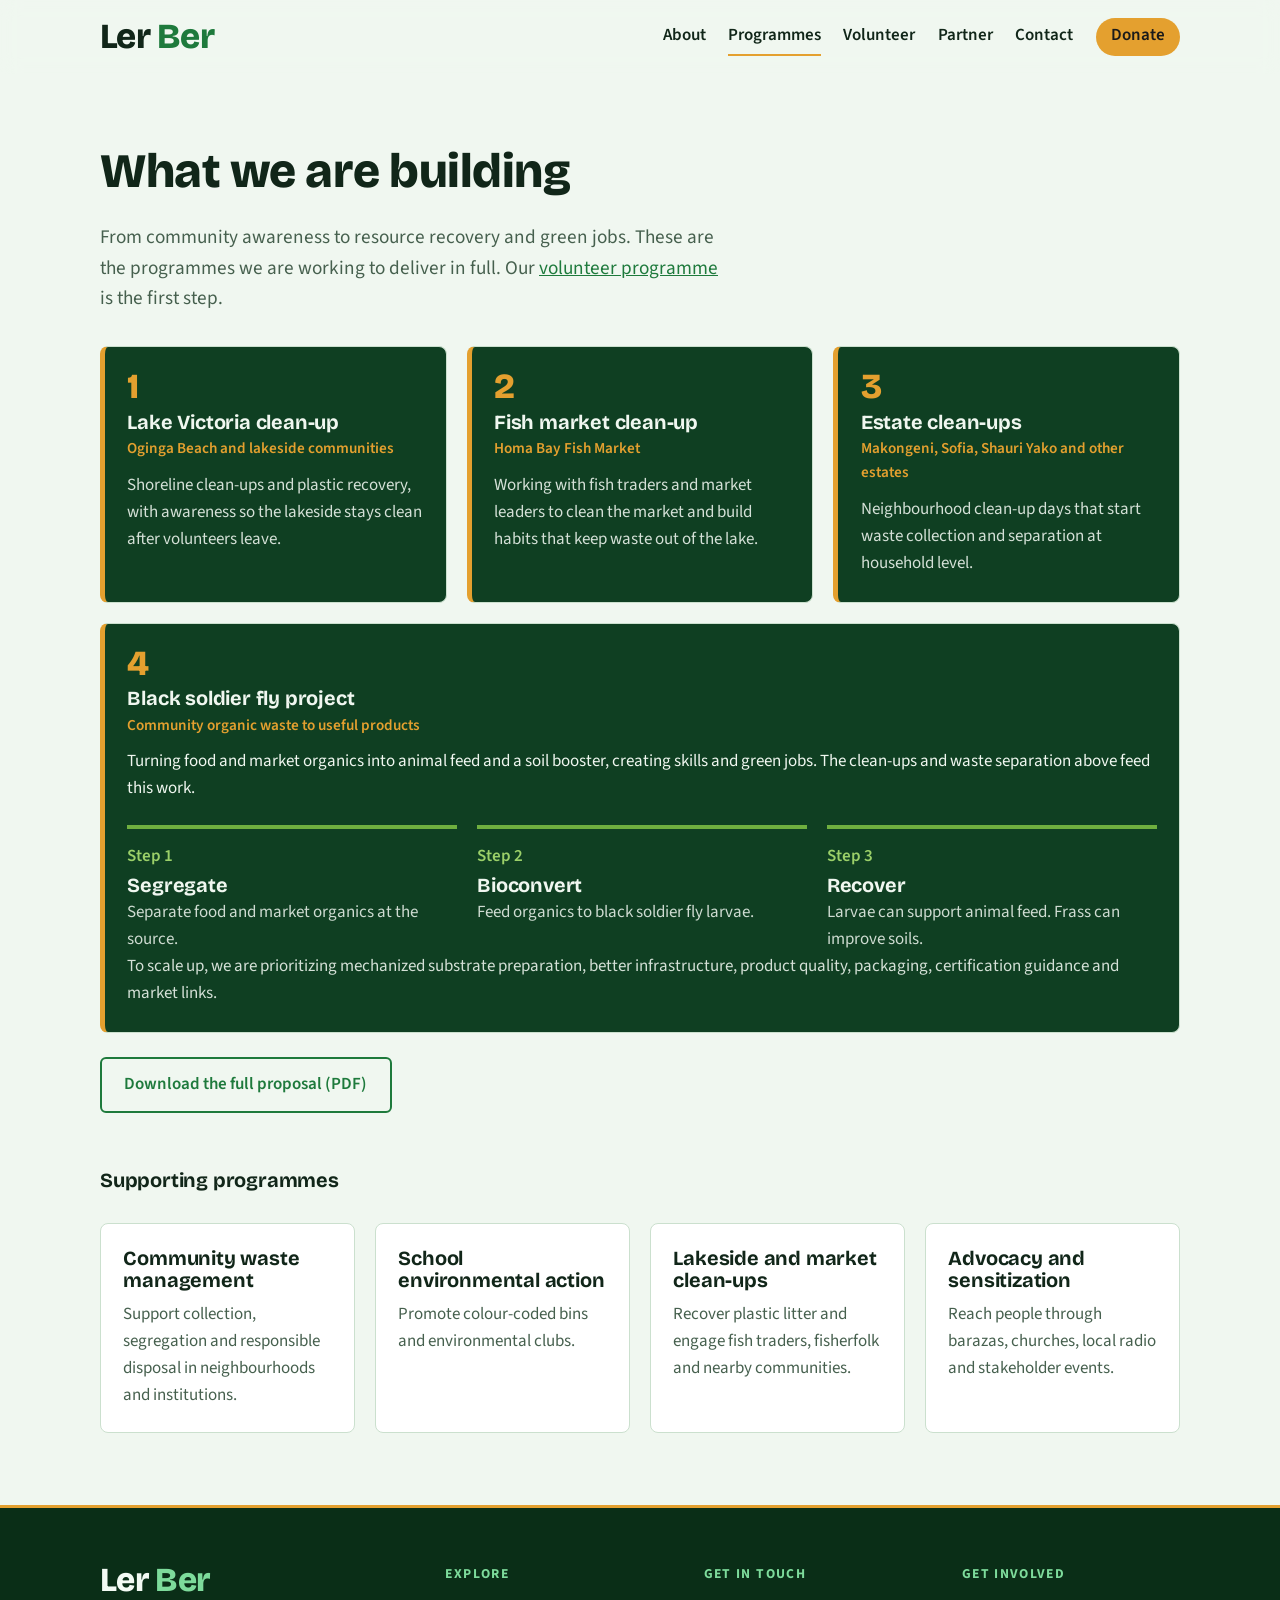
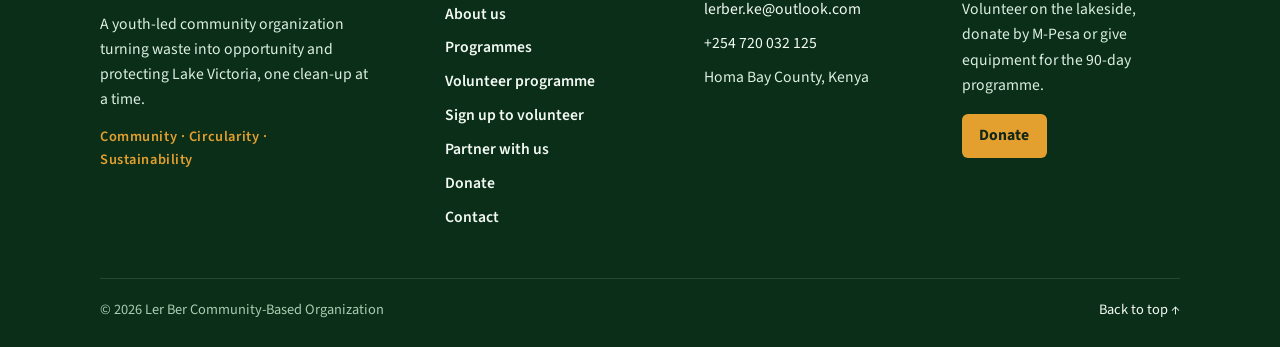
<file: programmes.html>
<!DOCTYPE html>
<html lang="en">
<head>
<meta charset="utf-8">
<meta name="viewport" content="width=device-width, initial-scale=1, viewport-fit=cover">
<title>Programmes – Ler Ber CBO</title>
<meta name="description" content="Ler Ber projects: Lake Victoria clean-up, fish market clean-up, estate clean-ups and the black soldier fly waste-to-value project.">
<meta name="theme-color" content="#1E7A3C">
<link rel="icon" href="favicon.svg" type="image/svg+xml">
<link rel="apple-touch-icon" href="apple-touch-icon.png">
<link rel="canonical" href="https://ler-ber-site.netlify.app/programmes.html">
<meta property="og:type" content="website">
<meta property="og:site_name" content="Ler Ber CBO">
<meta property="og:title" content="Programmes – Ler Ber CBO">
<meta property="og:description" content="Ler Ber projects: Lake Victoria clean-up, fish market clean-up, estate clean-ups and the black soldier fly waste-to-value project.">
<meta property="og:url" content="https://ler-ber-site.netlify.app/programmes.html">
<meta property="og:image" content="https://ler-ber-site.netlify.app/og-image.png">
<meta property="og:image:alt" content="Ler Ber CBO: Clean shores. A living lake. Waste turned to worth.">
<meta name="twitter:card" content="summary_large_image">
<script>document.documentElement.className+=' js'</script>
<link rel="preconnect" href="https://fonts.googleapis.com">
<link rel="preconnect" href="https://fonts.gstatic.com" crossorigin>
<link href="https://fonts.googleapis.com/css2?family=Bricolage+Grotesque:wght@500;700;800&family=Source+Sans+3:wght@400;600&display=swap" rel="stylesheet">
<link rel="stylesheet" href="style.css">
</head>
<body>
<a class="skip" href="#top">Skip to content</a>

<header>
  <div class="wrap">
    <a class="brand" href="index.html">Ler <span>Ber</span></a>
    <button class="nav-toggle" type="button" aria-expanded="false" aria-controls="nav" aria-label="Open menu"><svg viewBox="0 0 24 24" aria-hidden="true"><path d="M4 7h16M4 12h16M4 17h16"/></svg></button>
    <nav id="nav" aria-label="Main">
      <a href="about.html">About</a>
      <a href="programmes.html" aria-current="page">Programmes</a>
      <a href="volunteer.html">Volunteer</a>
      <a href="partner.html">Partner</a>
      <a href="contact.html">Contact</a>
      <a class="nav-donate" href="donate.html">Donate</a>
    </nav>
  </div>
</header>

<main id="top">
<section id="programmes">
  <div class="wrap">
    <h1 class="page-h">What we are building</h1>
    <p class="lede">From community awareness to resource recovery and green jobs. These are the programmes we are working to deliver in full. Our <a href="volunteer.html">volunteer programme</a> is the first step.</p>
    <div class="feat-grid">
      <article class="feat">
        <span class="feat-n">1</span>
        <h3>Lake Victoria clean-up</h3>
        <p class="where">Oginga Beach and lakeside communities</p>
        <p>Shoreline clean-ups and plastic recovery, with awareness so the lakeside stays clean after volunteers leave.</p>
      </article>
      <article class="feat">
        <span class="feat-n">2</span>
        <h3>Fish market clean-up</h3>
        <p class="where">Homa Bay Fish Market</p>
        <p>Working with fish traders and market leaders to clean the market and build habits that keep waste out of the lake.</p>
      </article>
      <article class="feat">
        <span class="feat-n">3</span>
        <h3>Estate clean-ups</h3>
        <p class="where">Makongeni, Sofia, Shauri Yako and other estates</p>
        <p>Neighbourhood clean-up days that start waste collection and separation at household level.</p>
      </article>
      <article class="feat wide">
        <span class="feat-n">4</span>
        <h3>Black soldier fly project</h3>
        <p class="where">Community organic waste to useful products</p>
        <p>Turning food and market organics into animal feed and a soil booster, creating skills and green jobs. The clean-ups and waste separation above feed this work.</p>
        <ol class="steps">
          <li><h3>Segregate</h3><p>Separate food and market organics at the source.</p></li>
          <li><h3>Bioconvert</h3><p>Feed organics to black soldier fly larvae.</p></li>
          <li><h3>Recover</h3><p>Larvae can support animal feed. Frass can improve soils.</p></li>
        </ol>
        <p class="scale">To scale up, we are prioritizing mechanized substrate preparation, better infrastructure, product quality, packaging, certification guidance and market links.</p>
      </article>
    </div>
    <p class="feat-dl"><a class="btn ghost" href="Ler-Ber-CBO-Proposal.pdf" download>Download the full proposal (PDF)</a></p>

    <h3 style="margin-top:3.5rem">Supporting programmes</h3>
    <div class="grid">
      <div class="card"><h3>Community waste management</h3><p>Support collection, segregation and responsible disposal in neighbourhoods and institutions.</p></div>
      <div class="card"><h3>School environmental action</h3><p>Promote colour-coded bins and environmental clubs.</p></div>
      <div class="card"><h3>Lakeside and market clean-ups</h3><p>Recover plastic litter and engage fish traders, fisherfolk and nearby communities.</p></div>
      <div class="card"><h3>Advocacy and sensitization</h3><p>Reach people through barazas, churches, local radio and stakeholder events.</p></div>
    </div>

  </div>
</section>
</main>

<footer class="site-foot">
  <div class="wrap foot-grid">
    <div class="foot-about">
      <a class="brand" href="index.html">Ler <span>Ber</span></a>
      <p>A youth-led community organization turning waste into opportunity and protecting Lake Victoria, one clean-up at a time.</p>
      <p class="motto">Community · Circularity · Sustainability</p>
    </div>
    <nav class="foot-col" aria-label="Footer">
      <h2>Explore</h2>
      <ul>
        <li><a href="about.html">About us</a></li>
        <li><a href="programmes.html">Programmes</a></li>
        <li><a href="volunteer.html#campaign">Volunteer programme</a></li>
        <li><a href="volunteer.html#volunteer">Sign up to volunteer</a></li>
        <li><a href="partner.html">Partner with us</a></li>
        <li><a href="donate.html">Donate</a></li>
        <li><a href="contact.html">Contact</a></li>
      </ul>
    </nav>
    <div class="foot-col">
      <h2>Get in touch</h2>
      <ul>
        <li><a href="mailto:lerber.ke@outlook.com">lerber.ke@outlook.com</a></li>
        <li><a href="tel:+254720032125">+254 720 032 125</a></li>
        <li>Homa Bay County, Kenya</li>
      </ul>
    </div>
    <div class="foot-col">
      <h2>Get involved</h2>
      <p>Volunteer on the lakeside, donate by M-Pesa or give equipment for the 90-day programme.</p>
      <a class="foot-cta" href="donate.html">Donate</a>
    </div>
  </div>
  <div class="wrap foot-bottom">
    <p>© <span id="yr">2026</span> Ler Ber Community-Based Organization</p>
    <a href="#top">Back to top ↑</a>
  </div>
</footer>

<script src="script.js" defer></script>
</body>
</html>
</file>
<file: style.css>
:root{
  --bg:#F0F7F0; --surface:#FFFFFF; --ink:#112619; --muted:#46604E; --line:#CBE0CE;
  --green:#1E7A3C; --green-deep:#0F3F22; --reed:#6FAE3F; --sun:#E4A02F; --on-green:#F0F7F0; --on-btn:#F0F7F0;
  --head:"Bricolage Grotesque","Trebuchet MS",system-ui,sans-serif;
  --body:"Source Sans 3","Segoe UI",system-ui,sans-serif;
  box-sizing:border-box; padding-top:env(safe-area-inset-top,0px); padding-bottom:env(safe-area-inset-bottom,0px);
  color-scheme:light;
}
@media (prefers-color-scheme:dark){
  :root{
    --bg:#0A1A0F; --surface:#112A18; --ink:#E4F2E6; --muted:#9DBCA4; --line:#24472E;
    --green:#5FCB82; --green-deep:#06210F; --reed:#9BD069; --sun:#F0B54A; --on-green:#E4F2E6; --on-btn:#06210F; color-scheme:dark;
  }
}
html{scroll-padding-top:env(safe-area-inset-top,0px);scroll-behavior:smooth}
*,*::before,*::after{box-sizing:inherit}
body{margin:0;background:var(--bg);color:var(--ink);font:400 1.0625rem/1.6 var(--body)}
h1,h2,h3{font-family:var(--head);line-height:1.1;margin:0 0 .5em;letter-spacing:-.01em}
h1{font-size:clamp(2.3rem,7vw,4.4rem);font-weight:800}
h2{font-size:clamp(1.7rem,4vw,2.5rem);font-weight:700}
h3{font-size:1.25rem;font-weight:700}
p{margin:0 0 1em;max-width:62ch}
a{color:var(--green)}
:focus-visible{outline:3px solid var(--sun);outline-offset:3px}
.wrap{width:min(1080px,100% - 2.5rem);margin-inline:auto}
section{padding:4.5rem 0}
.lede{font-size:1.2rem;color:var(--muted)}

/* header */
header{padding:1.1rem 0}
header .wrap{display:flex;flex-wrap:wrap;gap:.75rem 2rem;align-items:center;justify-content:space-between}
.brand{font-family:var(--head);font-weight:800;font-size:clamp(1.75rem,3.4vw,2.2rem);line-height:1;letter-spacing:-.02em;text-decoration:none;color:var(--ink)}
.brand span{color:var(--green)}
nav{display:flex;flex-wrap:wrap;gap:.25rem 1.4rem}
nav a{color:var(--ink);text-decoration:none;font-weight:600;padding:.3rem 0;border-bottom:2px solid transparent}
nav a:hover{border-color:var(--sun)}

/* hero */
.hero{padding:3.5rem 0 4rem;text-align:center;background:radial-gradient(ellipse 70% 60% at 50% 0%,color-mix(in srgb,var(--green) 14%,transparent),transparent 72%)}
.hero p.lede{max-width:66ch;margin-inline:auto;font-size:1.15rem;line-height:1.7}
.hero .btns{justify-content:center}
/* inverted-triangle paragraph: each line shorter than the last, centred */
@media (min-width:820px){
  .hero p.lede.funnel{max-width:none}
  .funnel .ln{display:block}
}
.eyebrow{display:inline-flex;align-items:center;gap:.5rem;margin:0 0 1.2rem;padding:.35rem .9rem .35rem .6rem;border:1px solid var(--line);border-radius:999px;background:var(--surface);color:var(--green);font-weight:600;font-size:.9rem;letter-spacing:.02em;max-width:none}
.eyebrow svg{width:20px;height:20px;fill:none;stroke:currentColor;stroke-width:1.8;stroke-linecap:round;stroke-linejoin:round;flex:none}
.hero h1{max-width:none;margin-bottom:.6em;line-height:1.04;letter-spacing:-.025em}
.hero h1 .hl{position:relative;display:inline-block;padding-bottom:.18em;background:linear-gradient(90deg,var(--green),var(--reed));-webkit-background-clip:text;background-clip:text;color:transparent}
.hero h1 .hl::after{content:"";position:absolute;left:0;right:0;bottom:0;height:.16em;background:url("data:image/svg+xml,%3Csvg xmlns='http://www.w3.org/2000/svg' viewBox='0 0 40 8' preserveAspectRatio='none'%3E%3Cpath d='M0 4 Q10 0 20 4 T40 4' fill='none' stroke='%23E4A02F' stroke-width='2.5'/%3E%3C/svg%3E") repeat-x 0 50%/40px 100%;opacity:.9}
@media (prefers-reduced-motion:no-preference){
  .hero .eyebrow,.hero h1,.hero .lede,.hero .btns{animation:rise .7s ease both}
  .hero h1{animation-delay:.08s}.hero .lede{animation-delay:.18s}.hero .btns{animation-delay:.28s}
  .hero h1 .hl::after{animation:drift 6s linear infinite}
}
@keyframes rise{from{opacity:0;transform:translateY(14px)}to{opacity:1;transform:none}}
@keyframes drift{to{background-position:40px 50%}}
/* rotating towns in the badge */
.places{display:inline-grid;vertical-align:bottom;text-align:left}
.places .p{grid-area:1/1;opacity:0;transform:translateY(55%);transition:opacity .45s ease,transform .45s ease;color:var(--ink);font-weight:700}
.places .p.on{opacity:1;transform:none}
.sr{position:absolute;width:1px;height:1px;overflow:hidden;clip:rect(0 0 0 0);white-space:nowrap}
.eb{position:relative}
@media (prefers-reduced-motion:reduce){.places .p{transition:none}}
/* sleeker hero buttons */
.hero .btn{border-radius:999px;padding:.75rem 1.5rem;transition:transform .2s ease,background .2s ease,box-shadow .2s ease}
.hero .btn.primary{box-shadow:0 6px 18px -8px var(--green)}
.hero .btn:hover{transform:translateY(-2px)}
@media (prefers-reduced-motion:reduce){.hero .btn{transition:none}.hero .btn:hover{transform:none}}
.btns{display:flex;flex-wrap:wrap;gap:.8rem;margin-top:1.5rem}
.btn{display:inline-block;padding:.8rem 1.4rem;border-radius:6px;font-weight:600;text-decoration:none;border:2px solid var(--green)}
.btn.primary{background:var(--green);color:var(--on-btn)}
.btn.primary:hover{background:var(--green-deep);color:var(--on-green)}
.btn.ghost{color:var(--green)}
.btn.ghost:hover{background:var(--surface)}

/* shoreline tracker */
.tracker{margin-top:3rem;background:radial-gradient(120% 140% at 100% 0%,rgba(111,174,63,.35),transparent 55%),linear-gradient(135deg,#1E7A3C 0%,#16652F 55%,#0F4F24 100%);color:#F3FAF4;border-radius:10px;padding:1.6rem 1.6rem 0;overflow:hidden;box-shadow:0 10px 30px -12px rgba(15,63,34,.55)}
.tracker h2{font-size:1.15rem;font-weight:700;margin-bottom:.2rem}
.tracker .meta{color:#DCEFE0;margin:0 0 1rem}
.tr-top{display:flex;flex-wrap:wrap;justify-content:space-between;align-items:baseline;gap:.5rem}
.day{font:800 clamp(2.4rem,6vw,3.6rem) var(--head);line-height:1}
.day small{font:600 1rem var(--body);color:#DCEFE0}
.bar{position:relative;height:14px;background:rgba(255,255,255,.2);border-radius:7px;margin:1.1rem 0 .6rem}
.fill{position:absolute;inset:0 auto 0 0;width:0;background:var(--sun);border-radius:7px;transition:width 1.2s ease}
.phases{display:grid;grid-template-columns:repeat(3,1fr);gap:.5rem;font-size:.9rem;color:#DCEFE0;padding-bottom:1.2rem}
.phases .on{color:var(--sun);font-weight:600}
.wave{display:block;width:100%;height:36px;margin-top:-4px}
.wave path{fill:var(--bg)}
@media (prefers-reduced-motion:reduce){.fill{transition:none}html{scroll-behavior:auto}}

/* cards & grids */
.grid{display:grid;gap:1.25rem;grid-template-columns:repeat(auto-fit,minmax(240px,1fr));margin-top:2rem}
.card{background:var(--surface);border:1px solid var(--line);border-radius:8px;padding:1.4rem}
.card p{margin:0;color:var(--muted)}
.alt{background:var(--surface);border-block:1px solid var(--line)}
.alt .card{background:var(--bg)}
.split{display:grid;gap:2.5rem;grid-template-columns:repeat(auto-fit,minmax(300px,1fr));align-items:start}
.vm h3{color:var(--green)}

/* sequences */
.steps{list-style:none;padding:0;margin:2rem 0 0;display:grid;gap:1.25rem;grid-template-columns:repeat(auto-fit,minmax(220px,1fr));counter-reset:s}
.steps li{counter-increment:s;border-top:4px solid var(--reed);padding-top:.9rem}
.steps li::before{content:"Step " counter(s);font-weight:600;color:var(--reed)}
.steps h3{margin:.2rem 0 .3rem}
.steps p{color:var(--muted);margin:0}
.phase-list{list-style:none;padding:0;margin:2rem 0 0;display:grid;gap:1.25rem;grid-template-columns:repeat(auto-fit,minmax(240px,1fr))}
.phase-list li{border-top:4px solid var(--sun);padding-top:.9rem}
.phase-list b{display:block;font-family:var(--head);font-size:1.15rem}
.phase-list span{color:var(--green);font-weight:600}
.phase-list p{color:var(--muted);margin:.4rem 0 0}

/* needs */
.needs ul{margin:.6rem 0 0;padding-left:1.1rem;color:var(--muted)}
.needs li{margin:.2rem 0}

/* indicators */
.chips{display:flex;flex-wrap:wrap;gap:.5rem;margin:1.2rem 0 0;padding:0;list-style:none}
.chips li{border:1px solid var(--line);background:var(--surface);border-radius:999px;padding:.3rem .9rem;font-size:.95rem}

/* contact */
.contact{background:var(--green-deep);color:var(--on-green)}
.contact a{color:var(--sun)}
.contact .lede{color:#BFE0C6}
.who{margin:1.6rem 0 0;color:#BFE0C6;font-weight:600}
.reach{list-style:none;margin:1rem 0 0;padding:0;display:flex;flex-wrap:wrap;gap:.5rem}
.reach a{display:block;border-radius:8px;line-height:0;text-decoration:none}
.reach svg{width:28px;height:28px;padding:8px;box-sizing:content-box;stroke:var(--sun);fill:none;stroke-width:2;stroke-linecap:round;stroke-linejoin:round;border-radius:8px;transition:background .2s ease,stroke .2s ease}
.reach a:hover svg,.reach a:focus-visible svg{stroke:var(--reed);background:rgba(255,255,255,.1)}
.reach span{position:absolute;width:1px;height:1px;overflow:hidden;clip:rect(0 0 0 0);white-space:nowrap}
@media (prefers-reduced-motion:reduce){.reach svg{transition:none}}
/* footer */
.site-foot{background:#0A2E17;color:#DCEFE0;border-top:1px solid rgba(255,255,255,.08);padding:3.5rem 0 0;font-size:.98rem}
.site-foot a{color:#F3FAF4;text-decoration:none}
.site-foot a:hover,.site-foot a:focus-visible{color:var(--sun)}
.foot-grid{display:grid;gap:2rem 2.5rem;grid-template-columns:1.4fr repeat(3,1fr)}
.foot-about .brand{color:#F3FAF4;font-size:clamp(1.75rem,3.4vw,2.1rem)}
.foot-about .brand span{color:#7DDB9B}
.foot-about p{margin:.8rem 0 0;max-width:34ch}
.site-foot .motto{color:var(--sun);font-weight:600;font-size:.9rem;letter-spacing:.04em}
.foot-col h2{font:700 .85rem var(--body);text-transform:uppercase;letter-spacing:.1em;color:#7DDB9B;margin:0 0 .9rem}
.foot-col ul{list-style:none;margin:0;padding:0;display:grid;gap:.55rem}
.foot-col p{margin:0 0 1rem}
.foot-cta{display:inline-block;background:var(--sun);color:#112619 !important;font-weight:700;padding:.6rem 1.1rem;border-radius:6px}
.foot-cta:hover,.foot-cta:focus-visible{background:#F0B54A}
.foot-bottom{display:flex;flex-wrap:wrap;justify-content:space-between;gap:.5rem 1rem;margin-top:3rem;padding:1.2rem 0 1.6rem;border-top:1px solid rgba(255,255,255,.12);font-size:.9rem;color:#A9CDB2}
.foot-bottom p{margin:0}
@media (max-width:860px){.foot-grid{grid-template-columns:1fr 1fr}.foot-about{grid-column:1/-1}}
@media (max-width:520px){.foot-grid{grid-template-columns:1fr}}


/* volunteer sign-up */
.vol{display:grid;gap:2.5rem;grid-template-columns:repeat(auto-fit,minmax(300px,1fr));align-items:start}
.vol-list{margin:1.2rem 0;padding:0;list-style:none}
.vol-list li{position:relative;padding:.35rem 0 .35rem 1.6rem}
.vol-list li::before{content:"";position:absolute;left:0;top:.8rem;width:.8rem;height:.8rem;border-radius:50%;background:var(--reed)}
.vol-note{color:var(--muted)}
.vol-form{padding:1.6rem}
.vol-form .field{margin:0 0 1rem;padding:0;border:0;min-width:0}
.vol-form label,.vol-form legend{display:block;font-weight:600;margin-bottom:.3rem;padding:0}
.vol-form .opt{font-weight:400;color:var(--muted)}
.vol-form input[type=text],.vol-form input[type=tel],.vol-form select,.vol-form textarea{width:100%;padding:.7rem .8rem;border:1px solid var(--line);border-radius:8px;background:var(--surface);color:var(--ink);font:inherit}
.vol-form textarea{resize:vertical}
.vol-form input:focus-visible,.vol-form select:focus-visible,.vol-form textarea:focus-visible{outline:3px solid var(--sun);outline-offset:1px}
.vol-form .invalid{border-color:#D64545}
.vol-form .row{display:grid;gap:1rem;grid-template-columns:repeat(auto-fit,minmax(160px,1fr))}
.vol-form .chk{display:inline-flex;align-items:center;gap:.5rem;margin:0 1rem .4rem 0;font-weight:400}
.vol-form .chk input{width:1.1rem;height:1.1rem;accent-color:var(--green)}
.vol-btns{display:flex;flex-wrap:wrap;gap:.7rem;margin-top:.4rem}
.vol-btns .btn{font:inherit;font-weight:600;cursor:pointer;background:transparent}
.vol-btns .btn.primary{background:var(--green);color:var(--on-btn)}
.vol-btns .btn.primary:hover{background:var(--green-deep);color:var(--on-green)}
.vol-status{min-height:1.4em;margin:.9rem 0 0;font-weight:600;color:var(--green)}
.vol-status.err{color:#D64545}
.vol-fine{margin:.3rem 0 0;color:var(--muted);font-size:.9rem}

/* volunteers in action: photo mosaic + voices */
.sub{margin:2.5rem 0 1rem}
.mosaic{list-style:none;margin:0;padding:0;display:grid;gap:.7rem;grid-template-columns:repeat(2,1fr);grid-auto-rows:clamp(120px,30vw,200px)}
.mosaic li{position:relative;border-radius:10px;overflow:hidden;background:var(--surface);border:1px solid var(--line)}
.mosaic li:first-child{grid-column:span 2;grid-row:span 2}
.mosaic .tile{display:block;width:100%;height:100%;padding:0;border:0;background:none;cursor:zoom-in}
.mosaic .tile img{width:100%;height:100%;object-fit:cover;display:block;transition:transform .4s ease}
.mosaic .tile:hover img,.mosaic .tile:focus-visible img{transform:scale(1.04)}
.mosaic li.missing{border-style:dashed;display:grid;place-items:center;text-align:center;padding:.5rem;color:var(--muted);font-weight:600;font-size:.95rem}
.mosaic li.missing .tile{display:none}
.mosaic li.missing::after{content:"Photo coming soon"}
@media (min-width:760px){
  .mosaic{grid-template-columns:repeat(10,1fr);grid-auto-rows:clamp(110px,15vw,190px)}
  .mosaic li:first-child{grid-column:1 / span 6;grid-row:1 / span 2}
  .mosaic li:nth-child(2){grid-column:7 / span 4;grid-row:1}
  .mosaic li:nth-child(3){grid-column:7 / span 4;grid-row:2}
  .mosaic li:nth-child(n+4){grid-column:span 2}
}
@media (prefers-reduced-motion:reduce){.mosaic .tile img{transition:none}.mosaic .tile:hover img{transform:none}}

.voices{display:grid;gap:2rem 3rem;grid-template-columns:repeat(auto-fit,minmax(300px,1fr));border-top:1px dashed var(--line);padding-top:2rem}
.voice .v-head{display:flex;align-items:center;gap:.8rem}
.avatar{flex:none;width:46px;height:46px;border-radius:50%;background:var(--green);color:var(--on-btn);display:grid;place-items:center;font:700 1rem var(--head)}
.voice .name{display:block;font-weight:600}
.voice .role{display:block;color:var(--muted);font-size:.92rem}
.v-meta{margin:.7rem 0 .3rem;color:var(--muted);font-size:.95rem}
.stars{color:var(--sun);letter-spacing:.1em;margin-right:.4rem}
.stars .off{color:var(--line)}
.v-text{margin:0;max-width:none;display:-webkit-box;-webkit-line-clamp:3;-webkit-box-orient:vertical;overflow:hidden}
.v-text.open{display:block;overflow:visible}
.v-more{margin-top:.4rem;padding:0;border:0;background:none;color:var(--ink);font:inherit;font-weight:600;text-decoration:underline;cursor:pointer}
.voices-empty{grid-column:1/-1;border:1px dashed var(--line);border-radius:10px;padding:1.4rem;color:var(--muted);background:var(--surface)}
.voices-empty p{margin:0 0 .6rem}

#lb{border:0;padding:0;background:transparent;width:min(960px,94vw);max-width:none;color:#fff;overflow:visible}
#lb::backdrop{background:rgba(5,15,8,.88)}
#lb figure{margin:0;position:relative}
#lb img{display:block;width:100%;max-height:78vh;object-fit:contain;border-radius:8px;background:#000}
#lb figcaption{padding:.7rem 0 0;text-align:center;min-height:1.5em}
.lb-btn{position:absolute;width:44px;height:44px;border:0;border-radius:50%;background:rgba(5,15,8,.65);color:#fff;font-size:1.5rem;line-height:1;cursor:pointer}
.lb-btn:hover{background:var(--green);color:var(--on-btn)}
.lb-x{top:.6rem;right:.6rem}
.lb-prev,.lb-next{top:calc(50% - 22px)}
.lb-prev{left:.6rem}.lb-next{right:.6rem}

/* featured projects */
.feat-grid{display:grid;gap:1.25rem;grid-template-columns:repeat(auto-fit,minmax(260px,1fr));margin-top:2rem}
.feat{position:relative;background:var(--green-deep);color:var(--on-green);border:1px solid var(--line);border-left:5px solid var(--sun);border-radius:8px;padding:1.4rem 1.4rem 1.5rem}
.feat-n{display:block;font:800 2.2rem/1 var(--head);color:var(--sun);margin-bottom:.4rem}
.feat h3{color:var(--on-green);margin-bottom:.2rem}
.feat .where{margin:0 0 .7rem;color:var(--sun);font-weight:600;font-size:.95rem}
.feat p{max-width:none}
.feat p:last-child{margin:0;color:rgba(240,247,240,.88)}
.feat a{color:var(--sun);font-weight:600}
.feat-dl{margin:1.5rem 0 0}
.feat.wide{grid-column:1/-1}
.feat.wide .steps{margin-top:1.4rem}
.feat .steps li p{color:rgba(240,247,240,.85)}
.feat .scale{margin:1.4rem 0 0;color:rgba(240,247,240,.85)}

/* multi-page */
nav a[aria-current="page"]{border-color:var(--sun)}
.page-h{font-size:clamp(1.9rem,5vw,3rem);font-weight:800;line-height:1.08}
.tcard{display:block;color:inherit;text-decoration:none;transition:transform .2s ease,border-color .2s ease}
.tcard:hover,.tcard:focus-visible{transform:translateY(-3px);border-color:var(--green)}
.tcard h3{margin-bottom:.4rem}
.tcard .more{display:inline-block;margin-top:.9rem;color:var(--green);font-weight:600}
@media (prefers-reduced-motion:reduce){.tcard{transition:none}.tcard:hover{transform:none}}
.site-foot{border-top:3px solid var(--sun)}

/* donate */
nav a.nav-donate{background:var(--sun);color:#1a1a1a;padding:.3rem .95rem;border-radius:999px;border-bottom:0}
nav a.nav-donate:hover{filter:brightness(1.07)}
nav a.nav-donate[aria-current="page"]{box-shadow:0 0 0 2px var(--ink)}
.don-grid{display:grid;gap:1.25rem;grid-template-columns:repeat(auto-fit,minmax(300px,1fr));margin-top:2rem;align-items:start}
.amounts{display:flex;flex-wrap:wrap;gap:.5rem;margin-top:.8rem}
.amt{padding:.55rem 1.1rem;border:2px solid var(--green);border-radius:999px;background:transparent;color:var(--green);font:inherit;font-weight:600;cursor:pointer}
.amt:hover{background:var(--bg)}
.amt[aria-pressed="true"]{background:var(--green);color:var(--on-btn)}
.amt-show{margin:1rem 0 0;font-weight:600;color:var(--green)}
#amtOther,.don-grid input{width:100%;padding:.7rem .8rem;border:1px solid var(--line);border-radius:8px;background:var(--surface);color:var(--ink);font:inherit}
.don-grid label{display:block;font-weight:600;margin-bottom:.3rem}
.pay-steps{margin:.6rem 0 0;padding-left:1.2rem}
.pay-steps li{margin:.5rem 0}
.pay-val{display:inline-flex;align-items:center;gap:.5rem;flex-wrap:wrap}
.pay-val b{font:800 1.2rem var(--head);letter-spacing:.03em}
.copy{padding:.2rem .7rem;border:1px solid var(--green);border-radius:6px;background:transparent;color:var(--green);font:inherit;font-size:.85rem;font-weight:600;cursor:pointer}
.copy:hover{background:var(--bg)}
.vol-form.paid{margin-top:1.25rem}
.vol-form.paid .row{grid-template-columns:repeat(auto-fit,minmax(180px,1fr))}
.items-group{margin-bottom:1.4rem}
.items{display:grid;gap:.6rem;grid-template-columns:repeat(auto-fit,minmax(260px,1fr));margin-top:.4rem}
.item{display:flex;align-items:center;justify-content:space-between;gap:.8rem;margin:0;padding:.6rem .8rem;border:1px solid var(--line);border-radius:8px;background:var(--bg);font-weight:600}
.item small{display:block;font-weight:400;color:var(--muted);font-size:.85rem}
.item input[type=number]{width:4.6rem;padding:.45rem .5rem;text-align:center;border:1px solid var(--line);border-radius:6px;background:var(--surface);color:var(--ink);font:inherit}
.vol-form.gear legend{font-family:var(--head);font-size:1.1rem;color:var(--green)}

/* ===== polish pass ===== */
.skip{position:absolute;left:-999px;top:0;z-index:100;padding:.6rem 1rem;background:var(--sun);color:#1a1a1a;font-weight:700;border-radius:0 0 8px 0;text-decoration:none}
.skip:focus{left:0}

/* header: sticky on desktop, menu button on phones */
.nav-toggle{display:none}
@media (min-width:900px){
  header{position:sticky;top:0;z-index:30;background:color-mix(in srgb,var(--bg) 88%,transparent);-webkit-backdrop-filter:blur(10px);backdrop-filter:blur(10px);transition:box-shadow .25s ease}
  header.scrolled{box-shadow:0 1px 0 var(--line),0 8px 22px -14px rgba(0,0,0,.4)}
  html{scroll-padding-top:5.5rem}
}
@media (max-width:760px){
  .js .nav-toggle{display:inline-flex;align-items:center;justify-content:center;width:46px;height:46px;border:1px solid var(--line);border-radius:10px;background:var(--surface);color:var(--ink);cursor:pointer}
  .nav-toggle svg{width:24px;height:24px;fill:none;stroke:currentColor;stroke-width:2;stroke-linecap:round}
  .js nav{display:none;width:100%;flex-direction:column;gap:0;padding:.3rem 0 .6rem}
  .js nav.open{display:flex}
  .js nav a{padding:.85rem .2rem;border-bottom:1px solid var(--line)}
  .js nav a[aria-current="page"]{border-left:4px solid var(--sun);padding-left:.7rem}
  .js nav a.nav-donate{margin-top:.7rem;text-align:center;border-bottom:0;padding:.8rem}
}

/* hero extras */
.hero{position:relative;padding-bottom:7rem}
.facts{list-style:none;display:flex;flex-wrap:wrap;justify-content:center;gap:.5rem 1.4rem;margin:1.8rem 0 0;padding:0;color:var(--muted);font-weight:600;font-size:.95rem}
.facts li::before{content:"";display:inline-block;width:.5rem;height:.5rem;margin-right:.5rem;border-radius:50%;background:var(--sun);vertical-align:middle}
.hero-wave{position:absolute;left:0;right:0;bottom:-1px;height:84px;overflow:hidden;pointer-events:none}
.hero-wave svg{position:absolute;bottom:0;left:0;width:200%;height:100%;fill:var(--surface);animation:waveSlide 30s linear infinite}
.hero-wave svg:first-child{opacity:.5;animation-duration:22s;animation-direction:reverse}
@keyframes waveSlide{to{transform:translateX(-50%)}}
@media (prefers-reduced-motion:reduce){.hero-wave svg{animation:none}}

/* explore icons */
.ico{display:inline-grid;place-items:center;width:48px;height:48px;margin-bottom:.9rem;border-radius:12px;background:color-mix(in srgb,var(--green) 14%,transparent)}
.ico svg{width:26px;height:26px;fill:none;stroke:var(--green);stroke-width:1.8;stroke-linecap:round;stroke-linejoin:round}

/* call-to-action band */
.cta-band{padding:3.5rem 0;background:linear-gradient(120deg,var(--green-deep),color-mix(in srgb,var(--green-deep) 72%,var(--green)));color:var(--on-green)}
.cta-in{display:flex;flex-wrap:wrap;gap:1.5rem 2.5rem;align-items:center;justify-content:space-between}
.cta-band h2{margin:0 0 .3rem;color:var(--on-green)}
.cta-band p{margin:0;color:rgba(240,247,240,.88)}
.cta-band .btns{margin:0}
.cta-band .btn.primary{background:var(--sun);border-color:var(--sun);color:#1a1a1a}
.cta-band .btn.primary:hover{background:var(--sun);color:#1a1a1a;filter:brightness(1.08)}
.cta-band .btn.ghost{color:var(--on-green);border-color:var(--on-green)}
.cta-band .btn.ghost:hover{background:rgba(255,255,255,.12)}

/* small contrast fix */
.feat .steps li::before{color:#9BD069}

/* scroll reveal */
.js .reveal{opacity:0;transform:translateY(18px);transition:opacity .6s ease,transform .6s ease}
.js .reveal.in{opacity:1;transform:none}

/* back to top */
.to-top{position:fixed;right:1rem;bottom:calc(1rem + env(safe-area-inset-bottom,0px));z-index:40;width:46px;height:46px;border:0;border-radius:50%;background:var(--sun);color:#1a1a1a;box-shadow:0 6px 18px -6px rgba(0,0,0,.5);cursor:pointer;opacity:0;pointer-events:none;transform:translateY(10px);transition:opacity .25s ease,transform .25s ease}
.to-top.show{opacity:1;pointer-events:auto;transform:none}
.to-top svg{width:22px;height:22px;fill:none;stroke:currentColor;stroke-width:2.5;stroke-linecap:round;stroke-linejoin:round}
@media (prefers-reduced-motion:reduce){.to-top{transition:none}.js .reveal{transition:none}}
</file>
